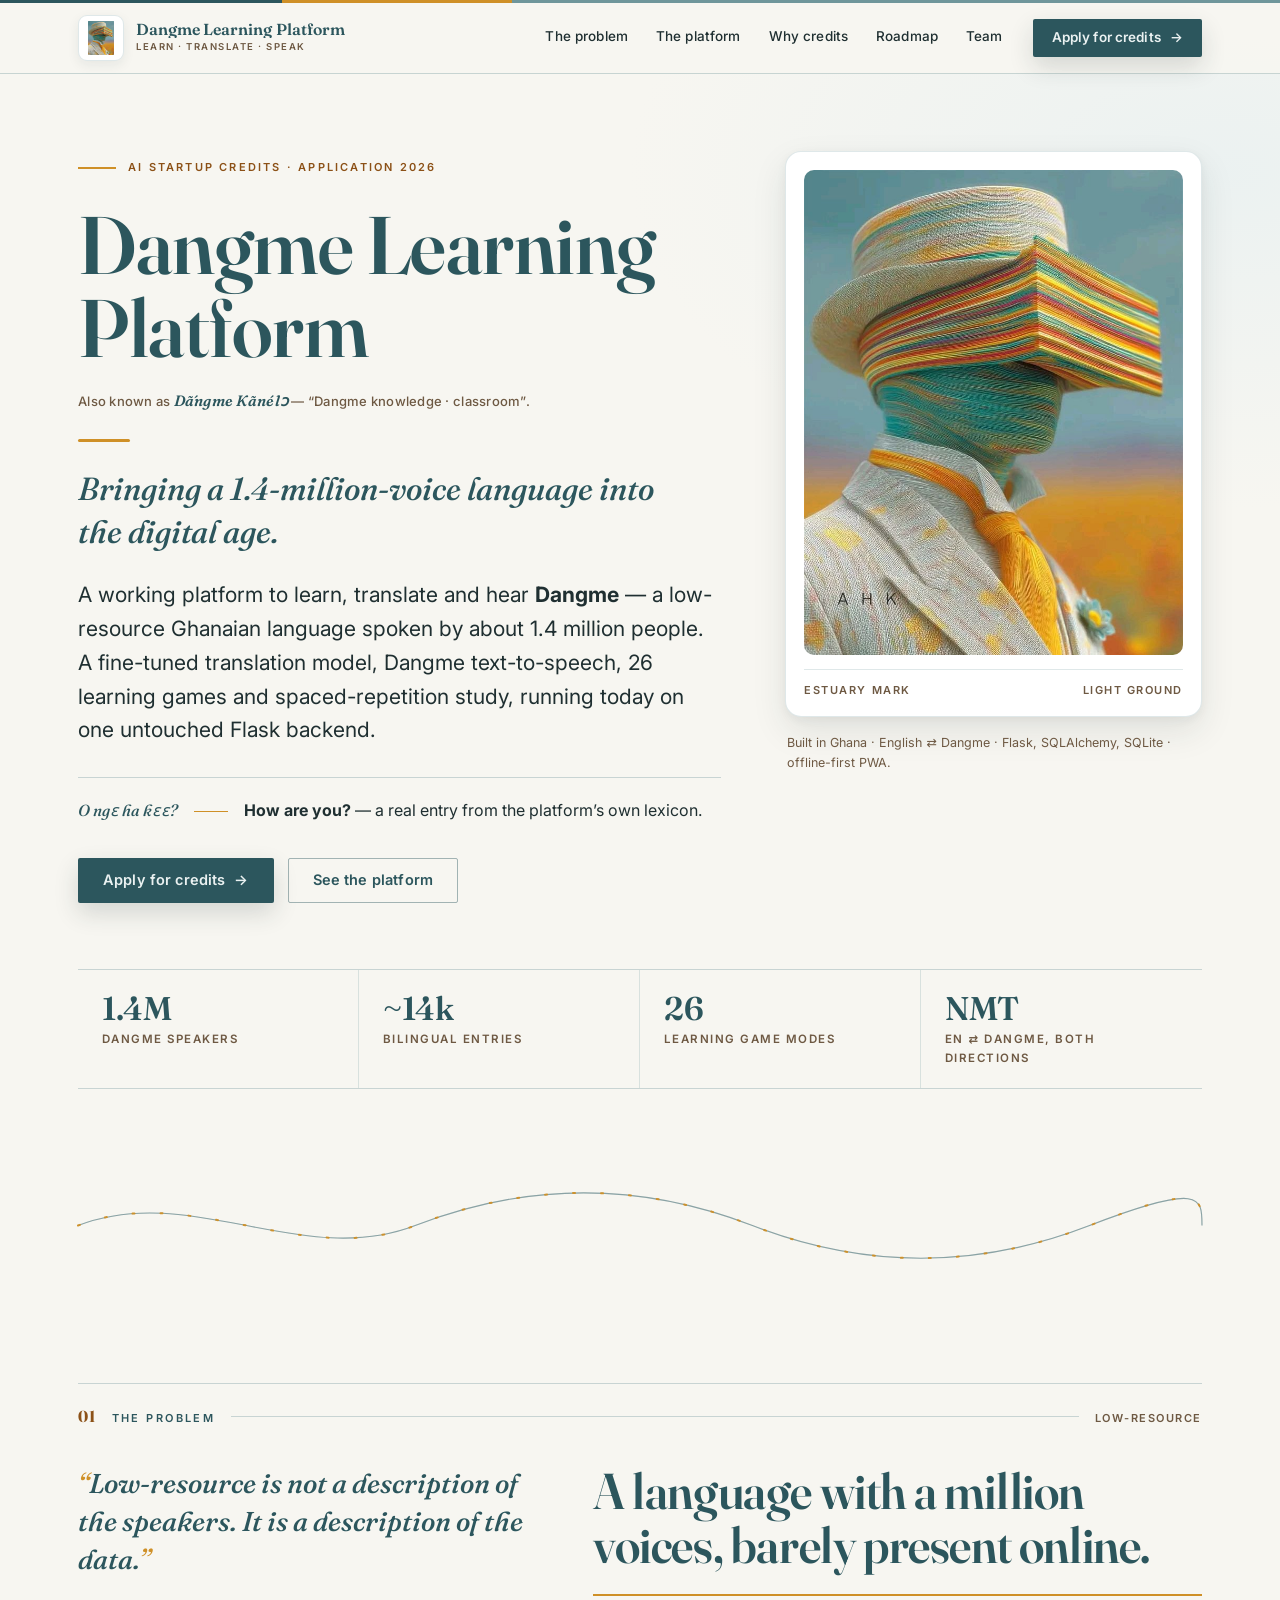
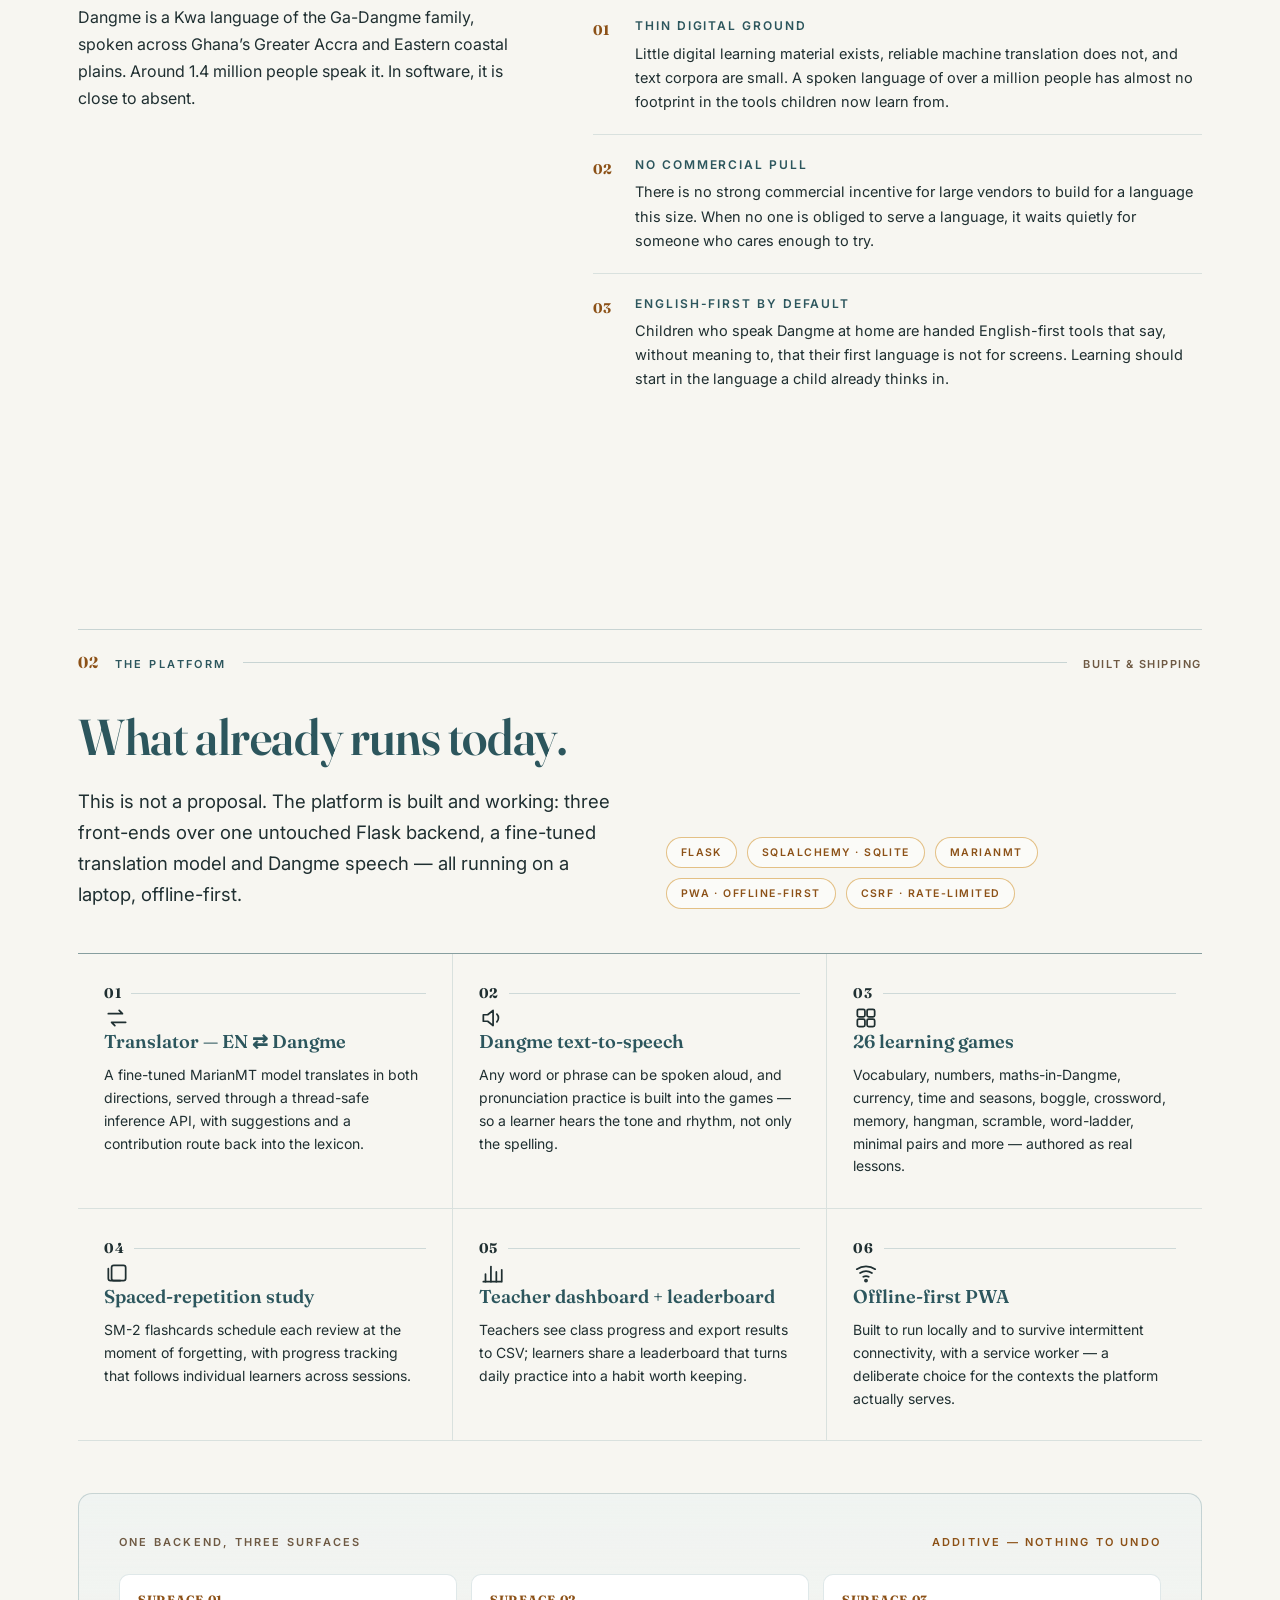
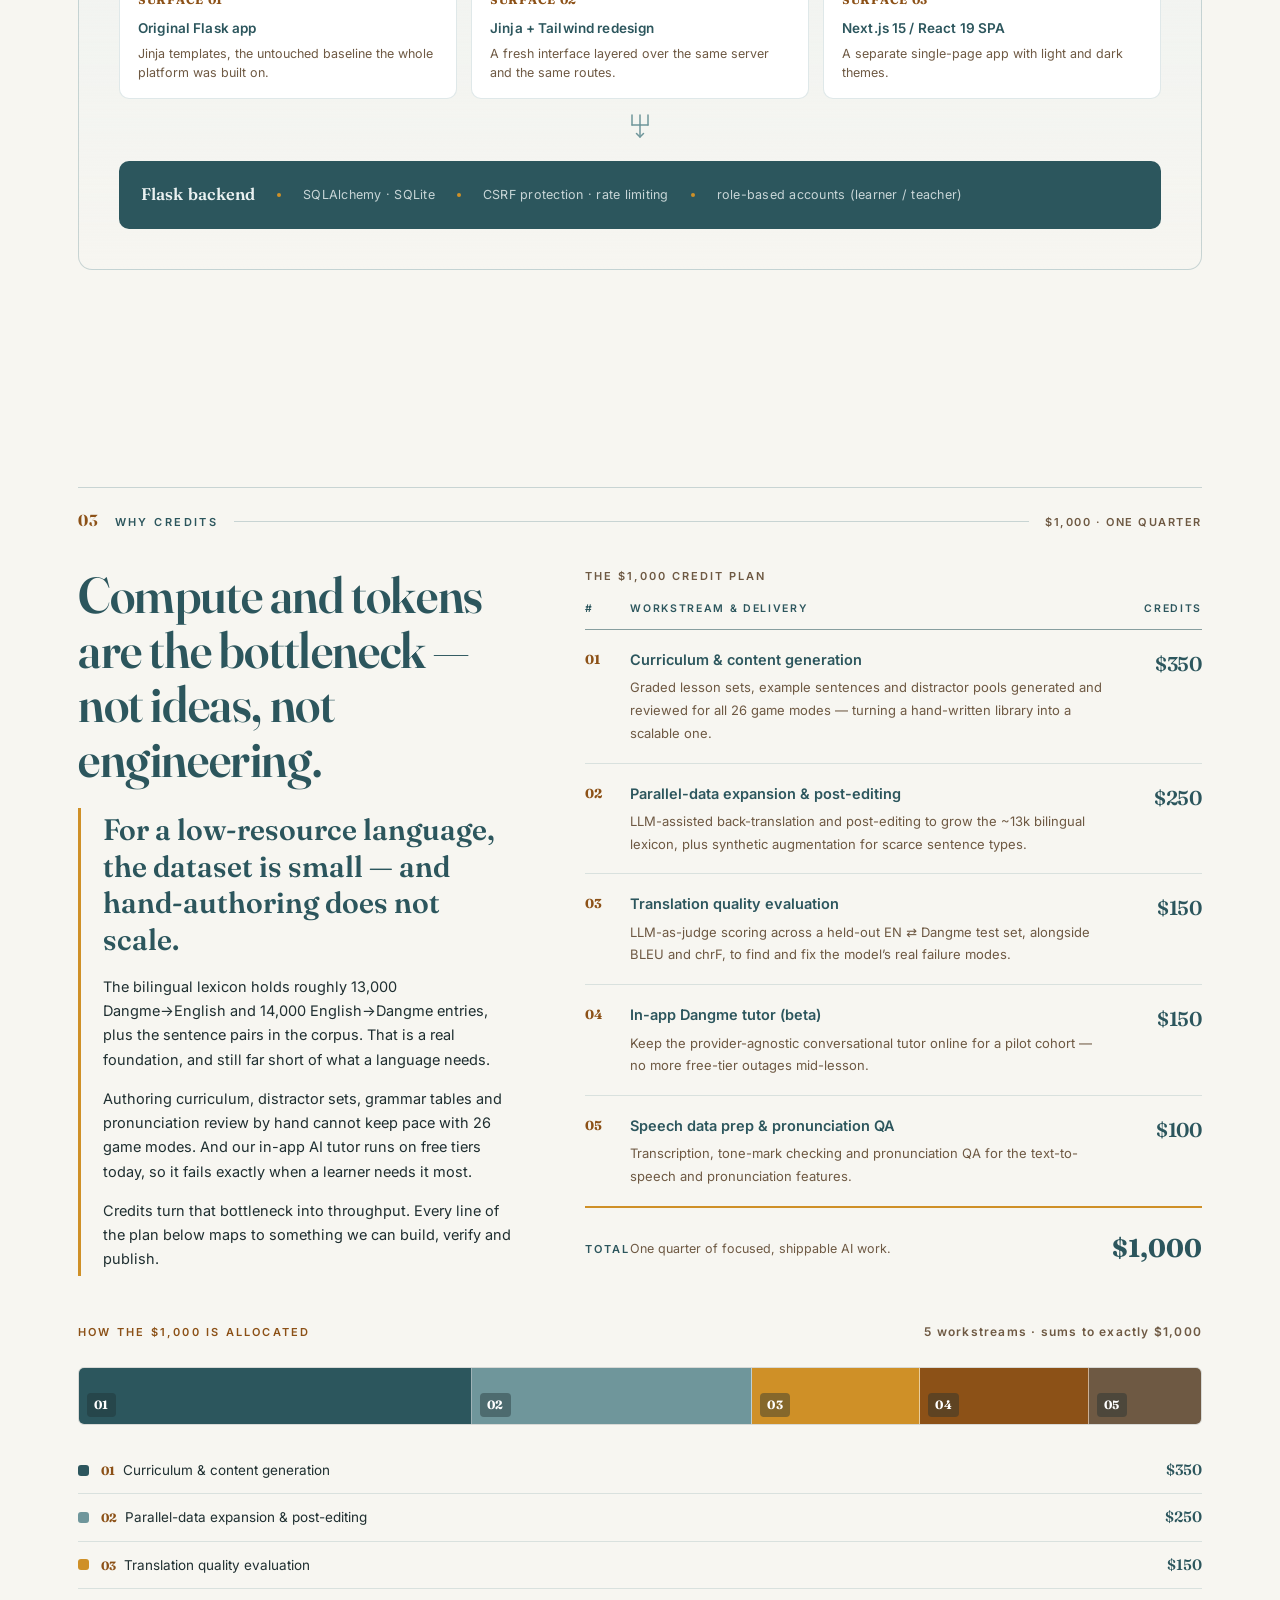
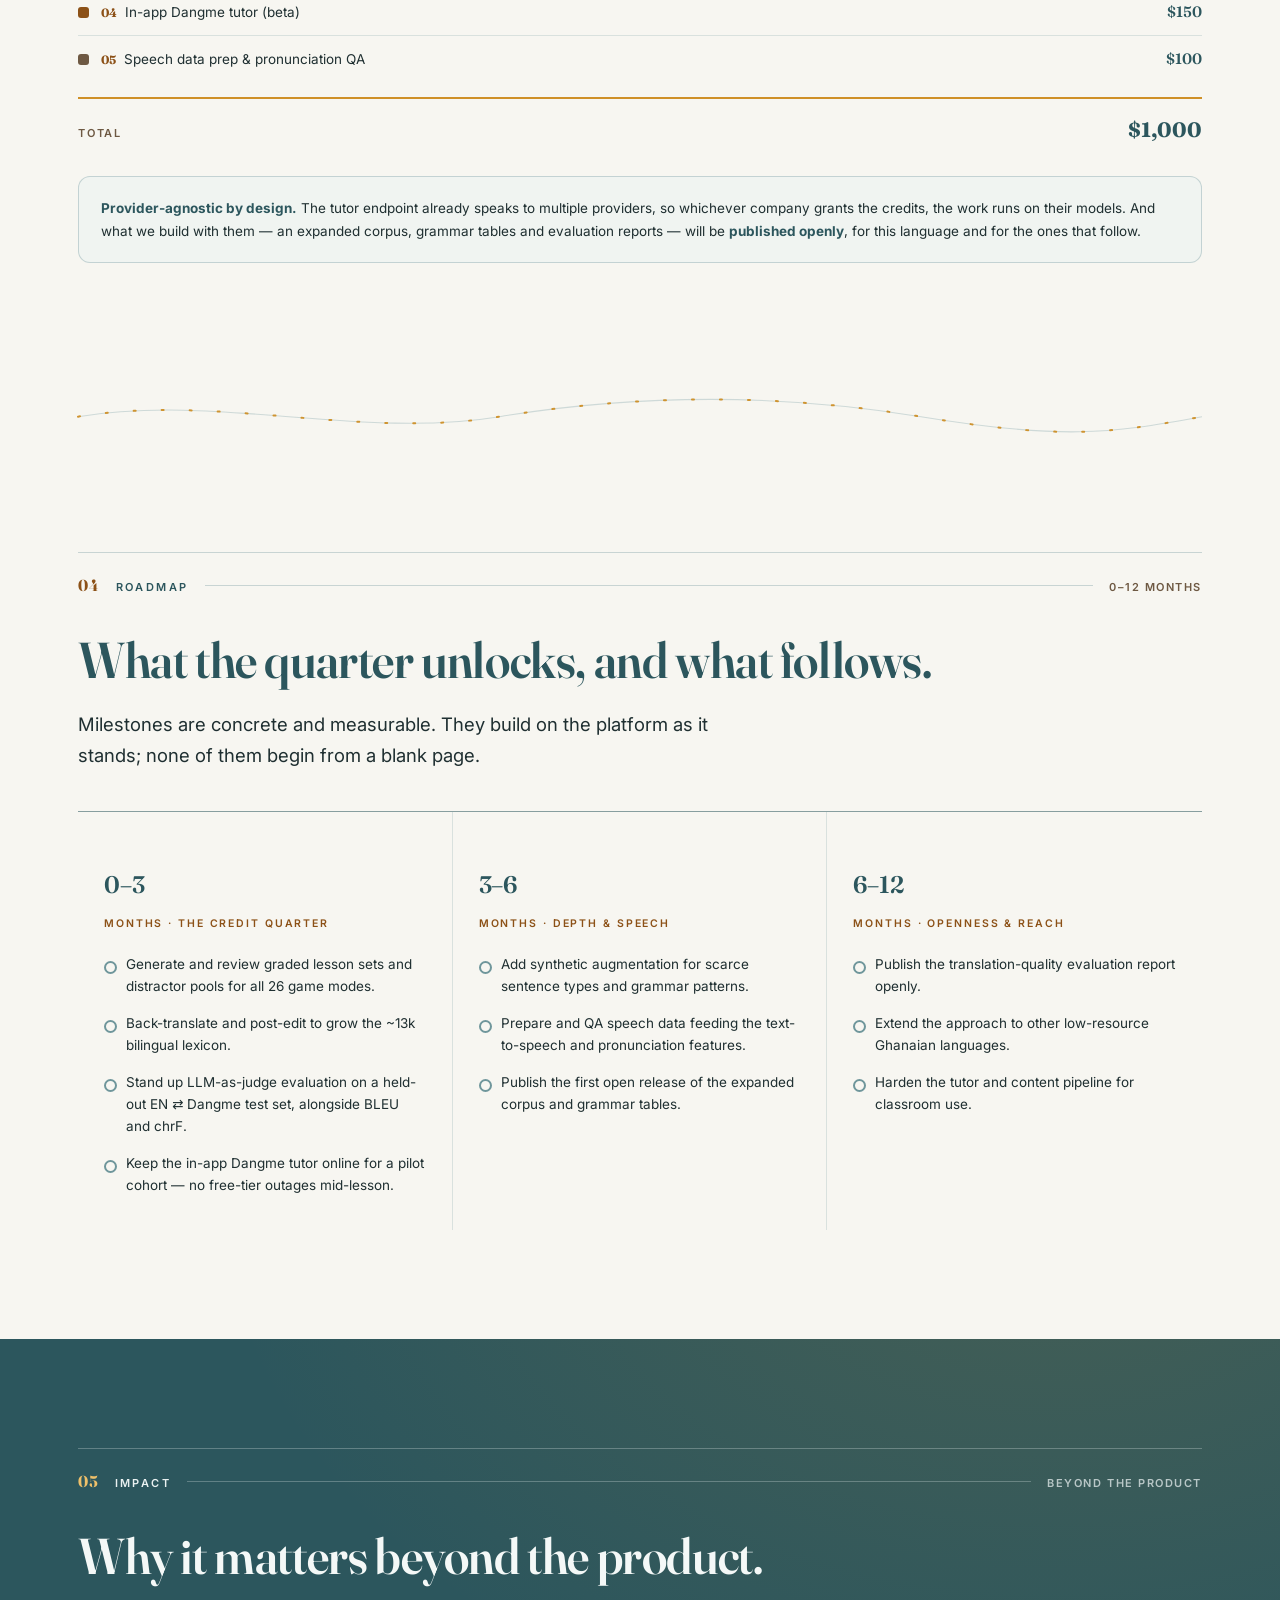
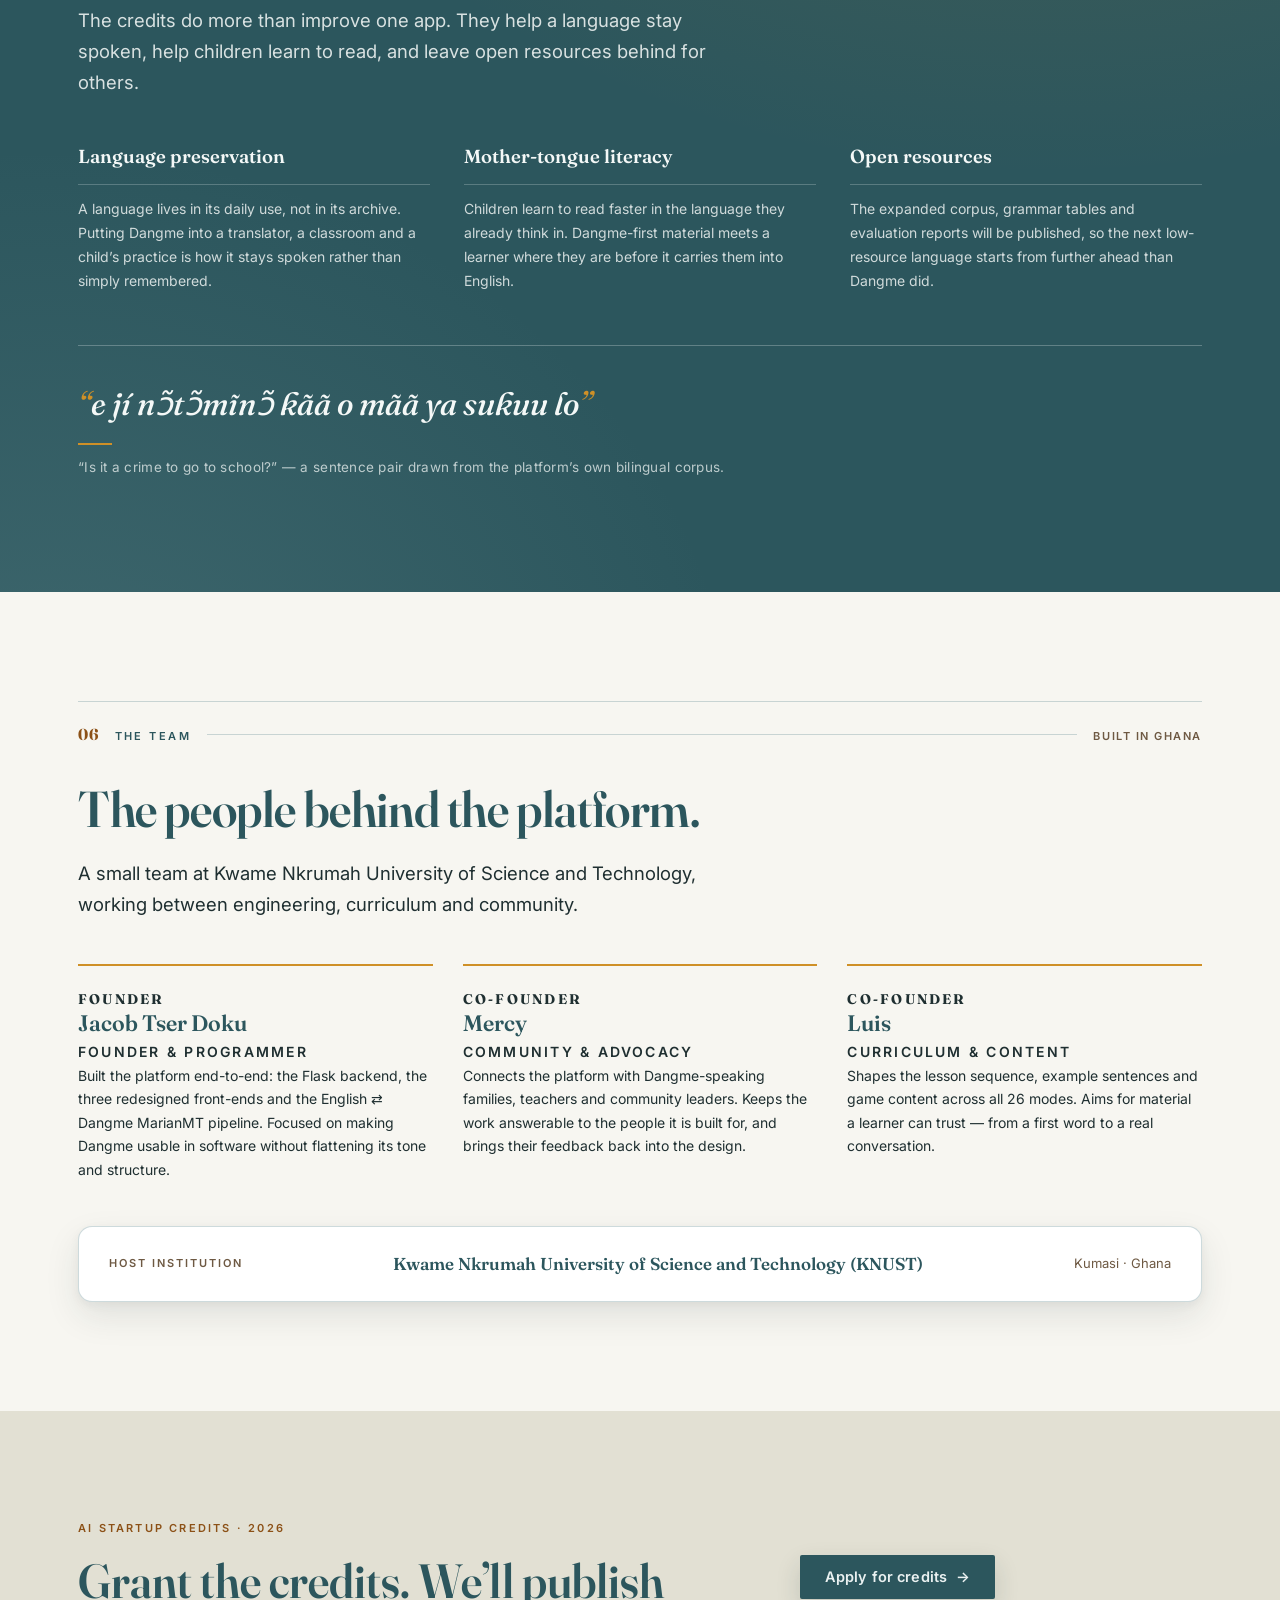
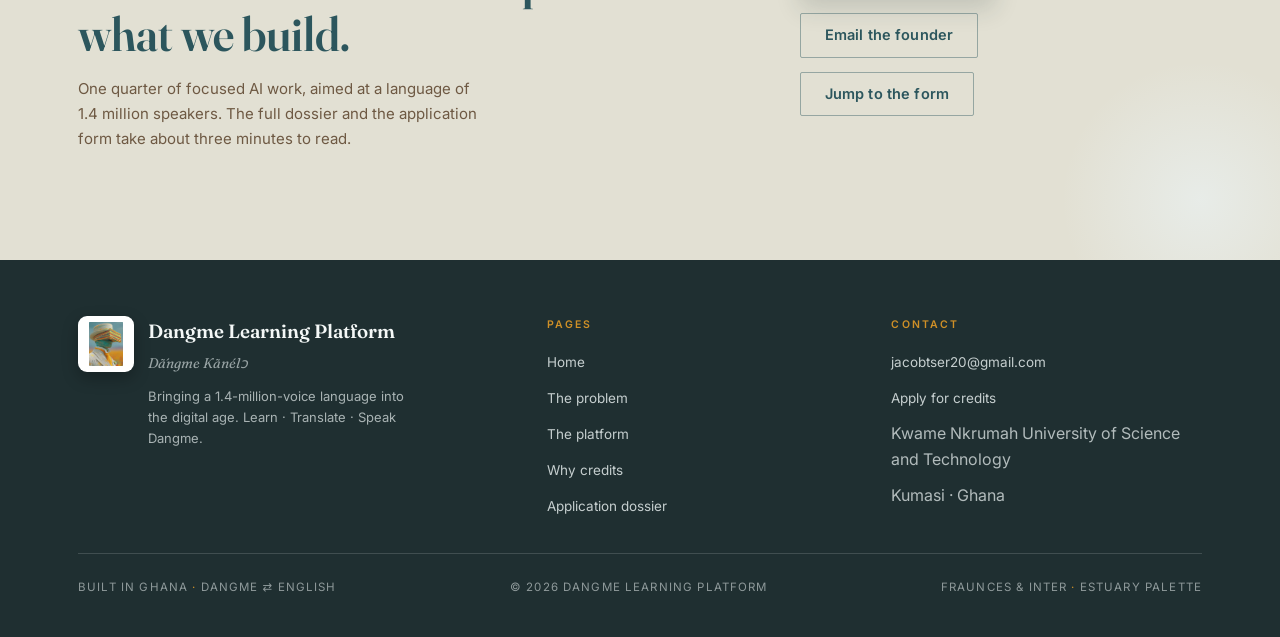
<file: index.html>
<!DOCTYPE html>
<html lang="en">
<head>
<meta charset="UTF-8">
<meta name="viewport" content="width=device-width, initial-scale=1.0">
<title>Dangme Learning Platform — AI Startup Credits Application</title>
<meta name="description" content="Dangme Learning Platform: a working translator, text-to-speech and 26-game learning platform for Dangme, a low-resource Ghanaian language of ~1.4 million speakers. Applying for ~$1,000 in AI startup credits.">
<meta name="author" content="Dangme Learning Platform">
<meta name="theme-color" content="#2C565D">
<link rel="canonical" href="https://jacobtser.github.io/learningplatform/">
<meta property="og:type" content="website">
<meta property="og:site_name" content="Dangme Learning Platform">
<meta property="og:title" content="Dangme Learning Platform — AI Startup Credits Application">
<meta property="og:description" content="A working Dangme translator, text-to-speech and 26 learning games with ~14k bilingual entries. Applying for ~$1,000 in AI credits to scale curriculum, corpus and evaluation.">
<meta property="og:url" content="https://jacobtser.github.io/learningplatform/">
<meta property="og:image" content="assets/img/logo.jpg">
<meta name="twitter:card" content="summary_large_image">
<meta name="twitter:title" content="Dangme Learning Platform — AI Startup Credits Application">
<meta name="twitter:description" content="A working Dangme translator, text-to-speech and 26 learning games with ~14k bilingual entries. Applying for ~$1,000 in AI credits.">
<meta name="twitter:image" content="assets/img/logo.jpg">
<link rel="icon" href="assets/img/favicon.svg" type="image/svg+xml">
<link rel="apple-touch-icon" href="assets/img/logo.jpg">
<link rel="preconnect" href="https://fonts.googleapis.com">
<link rel="preconnect" href="https://fonts.gstatic.com" crossorigin>
<link href="https://fonts.googleapis.com/css2?family=Fraunces:ital,opsz,wght@0,9..144,500;0,9..144,600;0,9..144,700;1,9..144,500;1,9..144,600&family=Inter:wght@400;500;600;700&display=swap" rel="stylesheet">
<link rel="stylesheet" href="assets/css/main.css">
<script>document.documentElement.className += " js";</script>
</head>
<body>

<a class="skip-link" href="#main">Skip to content</a>

<!-- shared SVG gradient for the estuary motif -->
<svg width="0" height="0" aria-hidden="true" focusable="false" style="position:absolute">
  <defs>
    <linearGradient id="estuaryGrad" x1="0" y1="0" x2="1" y2="0">
      <stop offset="0" stop-color="#6F969B"/>
      <stop offset="0.5" stop-color="#2C565D"/>
      <stop offset="1" stop-color="#6F969B"/>
    </linearGradient>
  </defs>
</svg>

<!-- ============================ MASTHEAD ============================ -->
<header class="masthead">
  <div class="wrap masthead__inner">
    <a class="brand" href="index.html" aria-label="Dangme Learning Platform — home">
      <span class="brand__chip"><img src="assets/img/logo.jpg" alt="Dangme Learning Platform logo" width="34" height="34"></span>
      <span class="brand__text">
        <span class="brand__name">Dangme Learning Platform</span>
        <span class="brand__sub">Learn · Translate · Speak</span>
      </span>
    </a>

    <button class="nav-toggle" type="button" aria-expanded="false" aria-controls="primary-nav" aria-label="Toggle navigation menu">
      <span></span>
    </button>

    <nav class="nav" id="primary-nav" aria-label="Primary">
      <ul class="nav__list">
        <li><a class="nav__link" href="#problem">The problem</a></li>
        <li><a class="nav__link" href="#platform">The platform</a></li>
        <li><a class="nav__link" href="#credits">Why credits</a></li>
        <li><a class="nav__link" href="#roadmap">Roadmap</a></li>
        <li><a class="nav__link" href="#team">Team</a></li>
        <li class="nav__cta"><a class="btn btn--primary btn--small" href="apply.html">Apply for credits <span class="btn__arrow" aria-hidden="true">&rarr;</span></a></li>
      </ul>
    </nav>
  </div>
</header>

<main id="main">

  <!-- ============================== HERO ============================== -->
  <section class="hero" aria-labelledby="hero-title">
    <div class="wrap">
      <div class="hero__grid">
        <div class="hero__lead">
          <p class="eyebrow eyebrow--gold hero__eyebrow">AI Startup Credits · Application 2026</p>

          <h1 class="display hero__title" id="hero-title">Dangme Learning Platform</h1>

          <p class="hero__alias">Also known as <b lang="ada">Dã́ngme Kãnélɔ</b> — “Dangme knowledge · classroom”.</p>

          <span class="gold-rule" aria-hidden="true"></span>

          <p class="hero__tagline">Bringing a 1.4-million-voice language into the digital age.</p>

          <p class="hero__lede lede">A working platform to learn, translate and hear <strong>Dangme</strong> — a low-resource Ghanaian language spoken by about 1.4 million people. A fine-tuned translation model, Dangme text-to-speech, 26 learning games and spaced-repetition study, running today on one untouched Flask backend.</p>

          <div class="bilingual" aria-label="A Dangme phrase and its English meaning">
            <span class="dangme" lang="ada">O ngɛ ha kɛɛ?</span>
            <span class="bilingual__divider" aria-hidden="true"></span>
            <span class="bilingual__en"><b>How are you?</b> — a real entry from the platform&rsquo;s own lexicon.</span>
          </div>

          <div class="btn-row hero__cta">
            <a class="btn btn--primary" href="apply.html">Apply for credits <span class="btn__arrow" aria-hidden="true">&rarr;</span></a>
            <a class="btn btn--ghost" href="#platform">See the platform</a>
          </div>
        </div>

        <aside class="hero__aside" aria-label="Venture identity">
          <figure class="logo-card">
            <img src="assets/img/logo.jpg" alt="Dangme Learning Platform logo" width="720" height="922">
            <figcaption class="logo-card__caption">
              <span>Estuary mark</span>
              <span>Light ground</span>
            </figcaption>
          </figure>
          <p class="hero__aside-note">Built in Ghana · English&nbsp;⇄&nbsp;Dangme · Flask, SQLAlchemy, SQLite · offline-first PWA.</p>
        </aside>
      </div>

      <!-- at a glance -->
      <dl class="statstrip reveal" aria-label="At a glance">
        <div class="stat">
          <dt class="stat__val">1.4M</dt>
          <dd class="stat__label">Dangme speakers</dd>
        </div>
        <div class="stat">
          <dt class="stat__val">~14k</dt>
          <dd class="stat__label">bilingual entries</dd>
        </div>
        <div class="stat">
          <dt class="stat__val">26</dt>
          <dd class="stat__label">learning game modes</dd>
        </div>
        <div class="stat">
          <dt class="stat__val">NMT</dt>
          <dd class="stat__label">EN ⇄ Dangme, both directions</dd>
        </div>
      </dl>

      <!-- estuary line -->
      <svg class="estuary estuary--hero" viewBox="0 0 1200 90" preserveAspectRatio="none" aria-hidden="true" focusable="false">
        <path class="e-faint" d="M0 52 C 120 18, 240 86, 360 52 S 600 18, 720 52 S 960 86, 1080 52 S 1200 30, 1200 52"></path>
        <path class="e-base"  d="M0 52 C 120 18, 240 86, 360 52 S 600 18, 720 52 S 960 86, 1080 52 S 1200 30, 1200 52"></path>
        <path class="e-flow"  d="M0 52 C 120 18, 240 86, 360 52 S 600 18, 720 52 S 960 86, 1080 52 S 1200 30, 1200 52"></path>
      </svg>
    </div>
  </section>

  <!-- ============================= PROBLEM ============================ -->
  <section class="section grid-guides" id="problem" aria-labelledby="problem-title">
    <div class="wrap">
      <div class="sec-head">
        <span class="sec-num">01</span>
        <span class="sec-label">The problem</span>
        <span class="sec-rule" aria-hidden="true"></span>
        <span class="sec-count">Low-resource</span>
      </div>

      <div class="problem__grid">
        <div class="problem__lede reveal">
          <p class="pullquote">Low-resource is not a description of the speakers. It is a description of the data.</p>
          <p class="body-copy">Dangme is a Kwa language of the Ga-Dangme family, spoken across Ghana&rsquo;s Greater Accra and Eastern coastal plains. Around 1.4 million people speak it. In software, it is close to absent.</p>
        </div>

        <div class="reveal" data-delay="1">
          <h2 class="sec-title" id="problem-title">A language with a million voices, barely present online.</h2>
          <ol class="tenets">
            <li>
              <span class="t-idx">01</span>
              <div>
                <h3>Thin digital ground</h3>
                <p>Little digital learning material exists, reliable machine translation does not, and text corpora are small. A spoken language of over a million people has almost no footprint in the tools children now learn from.</p>
              </div>
            </li>
            <li>
              <span class="t-idx">02</span>
              <div>
                <h3>No commercial pull</h3>
                <p>There is no strong commercial incentive for large vendors to build for a language this size. When no one is obliged to serve a language, it waits quietly for someone who cares enough to try.</p>
              </div>
            </li>
            <li>
              <span class="t-idx">03</span>
              <div>
                <h3>English-first by default</h3>
                <p>Children who speak Dangme at home are handed English-first tools that say, without meaning to, that their first language is not for screens. Learning should start in the language a child already thinks in.</p>
              </div>
            </li>
          </ol>
        </div>
      </div>
    </div>
  </section>

  <!-- ============================= PLATFORM =========================== -->
  <section class="section" id="platform" aria-labelledby="platform-title">
    <div class="wrap">
      <div class="sec-head">
        <span class="sec-num">02</span>
        <span class="sec-label">The platform</span>
        <span class="sec-rule" aria-hidden="true"></span>
        <span class="sec-count">Built &amp; shipping</span>
      </div>

      <div class="platform__head">
        <div class="reveal">
          <h2 class="sec-title" id="platform-title">What already runs today.</h2>
          <p class="sec-intro">This is not a proposal. The platform is built and working: three front-ends over one untouched Flask backend, a fine-tuned translation model and Dangme speech — all running on a laptop, offline-first.</p>
        </div>
        <div class="reveal" data-delay="1">
          <div class="tag-row">
            <span class="tag">Flask</span>
            <span class="tag">SQLAlchemy · SQLite</span>
            <span class="tag">MarianMT</span>
            <span class="tag">PWA · offline-first</span>
            <span class="tag">CSRF · rate-limited</span>
          </div>
        </div>
      </div>

      <div class="cards reveal">
        <article class="card">
          <p class="card__idx">01</p>
          <p class="card__icon" aria-hidden="true">
            <svg viewBox="0 0 24 24" fill="none" stroke="currentColor" stroke-width="1.6" stroke-linecap="round" stroke-linejoin="round"><path d="M4 8h13l-3-3"/><path d="M20 16H7l3 3"/></svg>
          </p>
          <h3>Translator — EN ⇄ Dangme</h3>
          <p>A fine-tuned MarianMT model translates in both directions, served through a thread-safe inference API, with suggestions and a contribution route back into the lexicon.</p>
        </article>

        <article class="card">
          <p class="card__idx">02</p>
          <p class="card__icon" aria-hidden="true">
            <svg viewBox="0 0 24 24" fill="none" stroke="currentColor" stroke-width="1.6" stroke-linecap="round" stroke-linejoin="round"><path d="M4 9v6h4l5 4V5L8 9H4z"/><path d="M16.5 8.5a5 5 0 010 7"/></svg>
          </p>
          <h3>Dangme text-to-speech</h3>
          <p>Any word or phrase can be spoken aloud, and pronunciation practice is built into the games — so a learner hears the tone and rhythm, not only the spelling.</p>
        </article>

        <article class="card">
          <p class="card__idx">03</p>
          <p class="card__icon" aria-hidden="true">
            <svg viewBox="0 0 24 24" fill="none" stroke="currentColor" stroke-width="1.6" stroke-linecap="round" stroke-linejoin="round"><rect x="4" y="4" width="7" height="7" rx="1.5"/><rect x="13" y="4" width="7" height="7" rx="1.5"/><rect x="4" y="13" width="7" height="7" rx="1.5"/><rect x="13" y="13" width="7" height="7" rx="1.5"/></svg>
          </p>
          <h3>26 learning games</h3>
          <p>Vocabulary, numbers, maths-in-Dangme, currency, time and seasons, boggle, crossword, memory, hangman, scramble, word-ladder, minimal pairs and more — authored as real lessons.</p>
        </article>

        <article class="card">
          <p class="card__idx">04</p>
          <p class="card__icon" aria-hidden="true">
            <svg viewBox="0 0 24 24" fill="none" stroke="currentColor" stroke-width="1.6" stroke-linecap="round" stroke-linejoin="round"><rect x="7" y="5" width="13" height="14" rx="2"/><path d="M4 8v9a2 2 0 002 2h9"/></svg>
          </p>
          <h3>Spaced-repetition study</h3>
          <p>SM-2 flashcards schedule each review at the moment of forgetting, with progress tracking that follows individual learners across sessions.</p>
        </article>

        <article class="card">
          <p class="card__idx">05</p>
          <p class="card__icon" aria-hidden="true">
            <svg viewBox="0 0 24 24" fill="none" stroke="currentColor" stroke-width="1.6" stroke-linecap="round" stroke-linejoin="round"><path d="M4 20h16"/><path d="M6 20v-7"/><path d="M11 20V6"/><path d="M16 20v-9"/><path d="M21 20V9"/></svg>
          </p>
          <h3>Teacher dashboard + leaderboard</h3>
          <p>Teachers see class progress and export results to CSV; learners share a leaderboard that turns daily practice into a habit worth keeping.</p>
        </article>

        <article class="card">
          <p class="card__idx">06</p>
          <p class="card__icon" aria-hidden="true">
            <svg viewBox="0 0 24 24" fill="none" stroke="currentColor" stroke-width="1.6" stroke-linecap="round" stroke-linejoin="round"><path d="M3.5 8.5a15 15 0 0117 0"/><path d="M6.5 12a10 10 0 0111 0"/><path d="M9.5 15.5a5 5 0 015 0"/><circle cx="12" cy="19" r="1"/></svg>
          </p>
          <h3>Offline-first PWA</h3>
          <p>Built to run locally and to survive intermittent connectivity, with a service worker — a deliberate choice for the contexts the platform actually serves.</p>
        </article>
      </div>

      <!-- 3 front-ends over 1 backend -->
      <div class="stack-diagram reveal" aria-label="Three front-ends over one backend">
        <div class="stack-diagram__label">
          <span class="eyebrow">One backend, three surfaces</span>
          <span class="eyebrow eyebrow--gold">Additive — nothing to undo</span>
        </div>
        <div class="stack-grid">
          <div class="stack-tier">
            <p class="tier-num">SURFACE 01</p>
            <h4>Original Flask app</h4>
            <p>Jinja templates, the untouched baseline the whole platform was built on.</p>
          </div>
          <div class="stack-tier">
            <p class="tier-num">SURFACE 02</p>
            <h4>Jinja + Tailwind redesign</h4>
            <p>A fresh interface layered over the same server and the same routes.</p>
          </div>
          <div class="stack-tier">
            <p class="tier-num">SURFACE 03</p>
            <h4>Next.js 15 / React 19 SPA</h4>
            <p>A separate single-page app with light and dark themes.</p>
          </div>
        </div>
        <div class="stack-join" aria-hidden="true">
          <svg viewBox="0 0 24 34" fill="none" stroke="currentColor" stroke-width="1.5" stroke-linecap="round" stroke-linejoin="round">
            <path d="M4 2v10M12 2v10M20 2v10"/>
            <path d="M4 12h16"/><path d="M12 12v12"/><path d="M8.5 20.5L12 24l3.5-3.5"/>
          </svg>
        </div>
        <div class="stack-core">
          <strong>Flask backend</strong>
          <span class="dot" aria-hidden="true"></span>
          <span>SQLAlchemy · SQLite</span>
          <span class="dot" aria-hidden="true"></span>
          <span>CSRF protection · rate limiting</span>
          <span class="dot" aria-hidden="true"></span>
          <span>role-based accounts (learner / teacher)</span>
        </div>
      </div>
    </div>
  </section>

  <!-- ============================ WHY CREDITS ========================= -->
  <section class="section" id="credits" aria-labelledby="credits-title">
    <div class="wrap">
      <div class="sec-head">
        <span class="sec-num">03</span>
        <span class="sec-label">Why credits</span>
        <span class="sec-rule" aria-hidden="true"></span>
        <span class="sec-count">$1,000 · one quarter</span>
      </div>

      <div class="why__grid">
        <div class="reveal">
          <h2 class="sec-title" id="credits-title">Compute and tokens are the bottleneck — not ideas, not engineering.</h2>
          <div class="bottleneck">
            <p class="big">For a low-resource language, the dataset is small — and hand-authoring does not scale.</p>
            <p>The bilingual lexicon holds roughly 13,000 Dangme&rarr;English and 14,000 English&rarr;Dangme entries, plus the sentence pairs in the corpus. That is a real foundation, and still far short of what a language needs.</p>
            <p>Authoring curriculum, distractor sets, grammar tables and pronunciation review by hand cannot keep pace with 26 game modes. And our in-app AI tutor runs on free tiers today, so it fails exactly when a learner needs it most.</p>
            <p>Credits turn that bottleneck into throughput. Every line of the plan below maps to something we can build, verify and publish.</p>
          </div>
        </div>

        <div class="reveal" data-delay="1">
          <table class="budget">
            <caption>The $1,000 credit plan</caption>
            <thead>
              <tr>
                <th class="col-num" scope="col">#</th>
                <th scope="col">Workstream &amp; delivery</th>
                <th class="col-amt" scope="col">Credits</th>
              </tr>
            </thead>
            <tbody>
              <tr>
                <th class="col-num" scope="row"><span class="ws-num">01</span></th>
                <td>
                  <span class="ws-name">Curriculum &amp; content generation</span>
                  <span class="ws-deliv">Graded lesson sets, example sentences and distractor pools generated and reviewed for all 26 game modes — turning a hand-written library into a scalable one.</span>
                </td>
                <td class="col-amt"><span class="amt">$350</span></td>
              </tr>
              <tr>
                <th class="col-num" scope="row"><span class="ws-num">02</span></th>
                <td>
                  <span class="ws-name">Parallel-data expansion &amp; post-editing</span>
                  <span class="ws-deliv">LLM-assisted back-translation and post-editing to grow the ~13k bilingual lexicon, plus synthetic augmentation for scarce sentence types.</span>
                </td>
                <td class="col-amt"><span class="amt">$250</span></td>
              </tr>
              <tr>
                <th class="col-num" scope="row"><span class="ws-num">03</span></th>
                <td>
                  <span class="ws-name">Translation quality evaluation</span>
                  <span class="ws-deliv">LLM-as-judge scoring across a held-out EN ⇄ Dangme test set, alongside BLEU and chrF, to find and fix the model&rsquo;s real failure modes.</span>
                </td>
                <td class="col-amt"><span class="amt">$150</span></td>
              </tr>
              <tr>
                <th class="col-num" scope="row"><span class="ws-num">04</span></th>
                <td>
                  <span class="ws-name">In-app Dangme tutor (beta)</span>
                  <span class="ws-deliv">Keep the provider-agnostic conversational tutor online for a pilot cohort — no more free-tier outages mid-lesson.</span>
                </td>
                <td class="col-amt"><span class="amt">$150</span></td>
              </tr>
              <tr>
                <th class="col-num" scope="row"><span class="ws-num">05</span></th>
                <td>
                  <span class="ws-name">Speech data prep &amp; pronunciation QA</span>
                  <span class="ws-deliv">Transcription, tone-mark checking and pronunciation QA for the text-to-speech and pronunciation features.</span>
                </td>
                <td class="col-amt"><span class="amt">$100</span></td>
              </tr>
            </tbody>
            <tfoot>
              <tr>
                <th class="col-num" scope="row"><span class="total-label">Total</span></th>
                <td><span class="total-note">One quarter of focused, shippable AI work.</span></td>
                <td class="col-amt"><span class="total-amt">$1,000</span></td>
              </tr>
            </tfoot>
          </table>
        </div>
      </div>

      <!-- allocation meter -->
      <figure class="meter reveal" aria-labelledby="meter-title">
        <div class="meter__title">
          <p class="eyebrow" id="meter-title">How the $1,000 is allocated</p>
          <p class="meter__total-mini">5 workstreams · sums to exactly $1,000</p>
        </div>

        <ul class="meter-bar" aria-label="Credit allocation by workstream, totalling $1,000">
          <li class="meter-seg" tabindex="0" style="--w:35%;--c:var(--estuary-deep)" aria-label="01 Curriculum and content generation: $350, 35 percent">
            <span class="meter-seg__num" aria-hidden="true">01</span>
            <span class="meter-seg__pop" aria-hidden="true"><b>Curriculum &amp; content</b><span class="pop-amt">$350</span> — graded lessons &amp; distractor pools for all 26 game modes</span>
          </li>
          <li class="meter-seg" tabindex="0" style="--w:25%;--c:var(--seafoam)" aria-label="02 Parallel-data expansion and post-editing: $250, 25 percent">
            <span class="meter-seg__num" aria-hidden="true">02</span>
            <span class="meter-seg__pop" aria-hidden="true"><b>Parallel-data expansion</b><span class="pop-amt">$250</span> — back-translation &amp; post-editing to grow the ~13k lexicon</span>
          </li>
          <li class="meter-seg" tabindex="0" style="--w:15%;--c:var(--sunset-gold)" aria-label="03 Translation quality evaluation: $150, 15 percent">
            <span class="meter-seg__num" aria-hidden="true">03</span>
            <span class="meter-seg__pop" aria-hidden="true"><b>Translation evaluation</b><span class="pop-amt">$150</span> — LLM-as-judge with BLEU and chrF on a held-out set</span>
          </li>
          <li class="meter-seg" tabindex="0" style="--w:15%;--c:var(--gold-deep)" aria-label="04 In-app Dangme tutor beta: $150, 15 percent">
            <span class="meter-seg__num" aria-hidden="true">04</span>
            <span class="meter-seg__pop" aria-hidden="true"><b>In-app Dangme tutor</b><span class="pop-amt">$150</span> — keep the tutor online for a pilot cohort</span>
          </li>
          <li class="meter-seg" tabindex="0" style="--w:10%;--c:var(--clay)" aria-label="05 Speech data prep and pronunciation QA: $100, 10 percent">
            <span class="meter-seg__num" aria-hidden="true">05</span>
            <span class="meter-seg__pop" aria-hidden="true"><b>Speech data &amp; QA</b><span class="pop-amt">$100</span> — transcription, tone marks &amp; pronunciation QA</span>
          </li>
        </ul>

        <ul class="meter-legend">
          <li style="--c:var(--estuary-deep)"><span class="lg-dot" aria-hidden="true"></span><span class="lg-name"><span class="lg-num">01</span>Curriculum &amp; content generation</span><span class="lg-amt">$350</span></li>
          <li style="--c:var(--seafoam)"><span class="lg-dot" aria-hidden="true"></span><span class="lg-name"><span class="lg-num">02</span>Parallel-data expansion &amp; post-editing</span><span class="lg-amt">$250</span></li>
          <li style="--c:var(--sunset-gold)"><span class="lg-dot" aria-hidden="true"></span><span class="lg-name"><span class="lg-num">03</span>Translation quality evaluation</span><span class="lg-amt">$150</span></li>
          <li style="--c:var(--gold-deep)"><span class="lg-dot" aria-hidden="true"></span><span class="lg-name"><span class="lg-num">04</span>In-app Dangme tutor (beta)</span><span class="lg-amt">$150</span></li>
          <li style="--c:var(--clay)"><span class="lg-dot" aria-hidden="true"></span><span class="lg-name"><span class="lg-num">05</span>Speech data prep &amp; pronunciation QA</span><span class="lg-amt">$100</span></li>
        </ul>

        <figcaption class="meter__foot"><span>Total</span>$1,000</figcaption>
      </figure>

      <p class="note-inline reveal"><b>Provider-agnostic by design.</b> The tutor endpoint already speaks to multiple providers, so whichever company grants the credits, the work runs on their models. And what we build with them — an expanded corpus, grammar tables and evaluation reports — will be <b>published openly</b>, for this language and for the ones that follow.</p>
    </div>
  </section>

  <!-- estuary divider -->
  <div class="divider-strip" aria-hidden="true">
    <div class="wrap">
      <svg class="estuary estuary--divider" viewBox="0 0 1200 40" preserveAspectRatio="none" focusable="false">
        <path class="e-faint" d="M0 22 C 150 6, 300 38, 450 22 S 750 6, 900 22 S 1100 34, 1200 22"></path>
        <path class="e-flow"  d="M0 22 C 150 6, 300 38, 450 22 S 750 6, 900 22 S 1100 34, 1200 22"></path>
      </svg>
    </div>
  </div>

  <!-- ============================= ROADMAP ============================ -->
  <section class="section" id="roadmap" aria-labelledby="roadmap-title">
    <div class="wrap">
      <div class="sec-head">
        <span class="sec-num">04</span>
        <span class="sec-label">Roadmap</span>
        <span class="sec-rule" aria-hidden="true"></span>
        <span class="sec-count">0–12 months</span>
      </div>

      <div class="reveal">
        <h2 class="sec-title" id="roadmap-title">What the quarter unlocks, and what follows.</h2>
        <p class="sec-intro" style="margin-bottom:40px;">Milestones are concrete and measurable. They build on the platform as it stands; none of them begin from a blank page.</p>
      </div>

      <div class="roadmap reveal">
        <article class="milestone">
          <p class="milestone__when">0–3</p>
          <p class="milestone__label">Months · the credit quarter</p>
          <ul>
            <li>Generate and review graded lesson sets and distractor pools for all 26 game modes.</li>
            <li>Back-translate and post-edit to grow the ~13k bilingual lexicon.</li>
            <li>Stand up LLM-as-judge evaluation on a held-out EN ⇄ Dangme test set, alongside BLEU and chrF.</li>
            <li>Keep the in-app Dangme tutor online for a pilot cohort — no free-tier outages mid-lesson.</li>
          </ul>
        </article>

        <article class="milestone">
          <p class="milestone__when">3–6</p>
          <p class="milestone__label">Months · depth &amp; speech</p>
          <ul>
            <li>Add synthetic augmentation for scarce sentence types and grammar patterns.</li>
            <li>Prepare and QA speech data feeding the text-to-speech and pronunciation features.</li>
            <li>Publish the first open release of the expanded corpus and grammar tables.</li>
          </ul>
        </article>

        <article class="milestone">
          <p class="milestone__when">6–12</p>
          <p class="milestone__label">Months · openness &amp; reach</p>
          <ul>
            <li>Publish the translation-quality evaluation report openly.</li>
            <li>Extend the approach to other low-resource Ghanaian languages.</li>
            <li>Harden the tutor and content pipeline for classroom use.</li>
          </ul>
        </article>
      </div>
    </div>
  </section>

  <!-- ============================== IMPACT ============================ -->
  <section class="section band" id="impact" aria-labelledby="impact-title">
    <div class="wrap">
      <div class="sec-head">
        <span class="sec-num">05</span>
        <span class="sec-label">Impact</span>
        <span class="sec-rule" aria-hidden="true"></span>
        <span class="sec-count">Beyond the product</span>
      </div>

      <div class="reveal">
        <h2 class="sec-title" id="impact-title">Why it matters beyond the product.</h2>
        <p class="sec-intro" style="margin-bottom:44px;">The credits do more than improve one app. They help a language stay spoken, help children learn to read, and leave open resources behind for others.</p>
      </div>

      <div class="impact-grid reveal">
        <div class="impact-col">
          <h3>Language preservation</h3>
          <p>A language lives in its daily use, not in its archive. Putting Dangme into a translator, a classroom and a child&rsquo;s practice is how it stays spoken rather than simply remembered.</p>
        </div>
        <div class="impact-col">
          <h3>Mother-tongue literacy</h3>
          <p>Children learn to read faster in the language they already think in. Dangme-first material meets a learner where they are before it carries them into English.</p>
        </div>
        <div class="impact-col">
          <h3>Open resources</h3>
          <p>The expanded corpus, grammar tables and evaluation reports will be published, so the next low-resource language starts from further ahead than Dangme did.</p>
        </div>
      </div>

      <!-- bilingual type moment -->
      <div class="impact-quote reveal">
        <span class="dq" lang="ada">e jí nɔ̃tɔ̃mĩnɔ̃ kãã o mãã ya sukuu lo</span>
        <span class="de">&ldquo;Is it a crime to go to school?&rdquo; — a sentence pair drawn from the platform&rsquo;s own bilingual corpus.</span>
      </div>
    </div>
  </section>

  <!-- =============================== TEAM ============================= -->
  <section class="section" id="team" aria-labelledby="team-title">
    <div class="wrap">
      <div class="sec-head">
        <span class="sec-num">06</span>
        <span class="sec-label">The team</span>
        <span class="sec-rule" aria-hidden="true"></span>
        <span class="sec-count">Built in Ghana</span>
      </div>

      <div class="reveal">
        <h2 class="sec-title" id="team-title">The people behind the platform.</h2>
        <p class="sec-intro" style="margin-bottom:44px;">A small team at Kwame Nkrumah University of Science and Technology, working between engineering, curriculum and community.</p>
      </div>

      <div class="team-grid reveal">
        <article class="person">
          <p class="person__initials">Founder</p>
          <h3 class="person__name">Jacob Tser Doku</h3>
          <p class="person__role">Founder &amp; Programmer</p>
          <p>Built the platform end-to-end: the Flask backend, the three redesigned front-ends and the English ⇄ Dangme MarianMT pipeline. Focused on making Dangme usable in software without flattening its tone and structure.</p>
        </article>

        <article class="person">
          <p class="person__initials">Co-founder</p>
          <h3 class="person__name">Mercy</h3>
          <p class="person__role">Community &amp; Advocacy</p>
          <p>Connects the platform with Dangme-speaking families, teachers and community leaders. Keeps the work answerable to the people it is built for, and brings their feedback back into the design.</p>
        </article>

        <article class="person">
          <p class="person__initials">Co-founder</p>
          <h3 class="person__name">Luis</h3>
          <p class="person__role">Curriculum &amp; Content</p>
          <p>Shapes the lesson sequence, example sentences and game content across all 26 modes. Aims for material a learner can trust — from a first word to a real conversation.</p>
        </article>
      </div>

      <div class="host reveal">
        <span class="host__label">Host institution</span>
        <span class="host__name">Kwame Nkrumah University of Science and Technology (KNUST)</span>
        <span class="host__city">Kumasi · Ghana</span>
      </div>
    </div>
  </section>

  <!-- ============================ FINAL CTA =========================== -->
  <section class="section cta-band" aria-labelledby="cta-title">
    <div class="wrap">
      <div class="cta-band__inner">
        <div class="reveal">
          <p class="eyebrow eyebrow--gold" style="margin-bottom:18px;">AI Startup Credits · 2026</p>
          <h2 class="cta-band__title" id="cta-title">Grant the credits. We&rsquo;ll publish what we build.</h2>
          <p class="cta-band__sub">One quarter of focused AI work, aimed at a language of 1.4 million speakers. The full dossier and the application form take about three minutes to read.</p>
        </div>
        <div class="cta-band__actions reveal" data-delay="1">
          <a class="btn btn--primary" href="apply.html">Apply for credits <span class="btn__arrow" aria-hidden="true">&rarr;</span></a>
          <a class="btn btn--ghost" href="mailto:jacobtser20@gmail.com?subject=AI%20Startup%20Credits%20%E2%80%94%20Dangme%20Learning%20Platform">Email the founder</a>
          <a class="btn btn--ghost" href="apply.html#apply">Jump to the form</a>
        </div>
      </div>
    </div>
  </section>

</main>

<!-- ============================== FOOTER ============================= -->
<footer class="footer">
  <div class="wrap">
    <div class="footer__grid">
      <div class="footer__brand">
        <span class="footer__chip"><img src="assets/img/logo.jpg" alt="" width="44" height="44"></span>
        <div>
          <p class="footer__name">Dangme Learning Platform</p>
          <p class="footer__alias" lang="ada">Dã́ngme Kãnélɔ</p>
          <p class="footer__tag">Bringing a 1.4-million-voice language into the digital age. Learn · Translate · Speak Dangme.</p>
        </div>
      </div>

      <div>
        <h2>Pages</h2>
        <ul>
          <li><a href="index.html">Home</a></li>
          <li><a href="index.html#problem">The problem</a></li>
          <li><a href="index.html#platform">The platform</a></li>
          <li><a href="index.html#credits">Why credits</a></li>
          <li><a href="apply.html">Application dossier</a></li>
        </ul>
      </div>

      <div>
        <h2>Contact</h2>
        <ul>
          <li><a href="mailto:jacobtser20@gmail.com">jacobtser20@gmail.com</a></li>
          <li><a href="apply.html#apply">Apply for credits</a></li>
          <li>Kwame Nkrumah University of Science and Technology</li>
          <li>Kumasi · Ghana</li>
        </ul>
      </div>
    </div>

    <div class="footer__bottom">
      <span>Built in Ghana <span class="sep" aria-hidden="true">·</span> Dangme ⇄ English</span>
      <span>&copy; <span data-year>2026</span> Dangme Learning Platform</span>
      <span>Fraunces &amp; Inter <span class="sep" aria-hidden="true">·</span> Estuary palette</span>
    </div>
  </div>
</footer>

<script src="assets/js/main.js" defer></script>
</body>
</html>
</file>
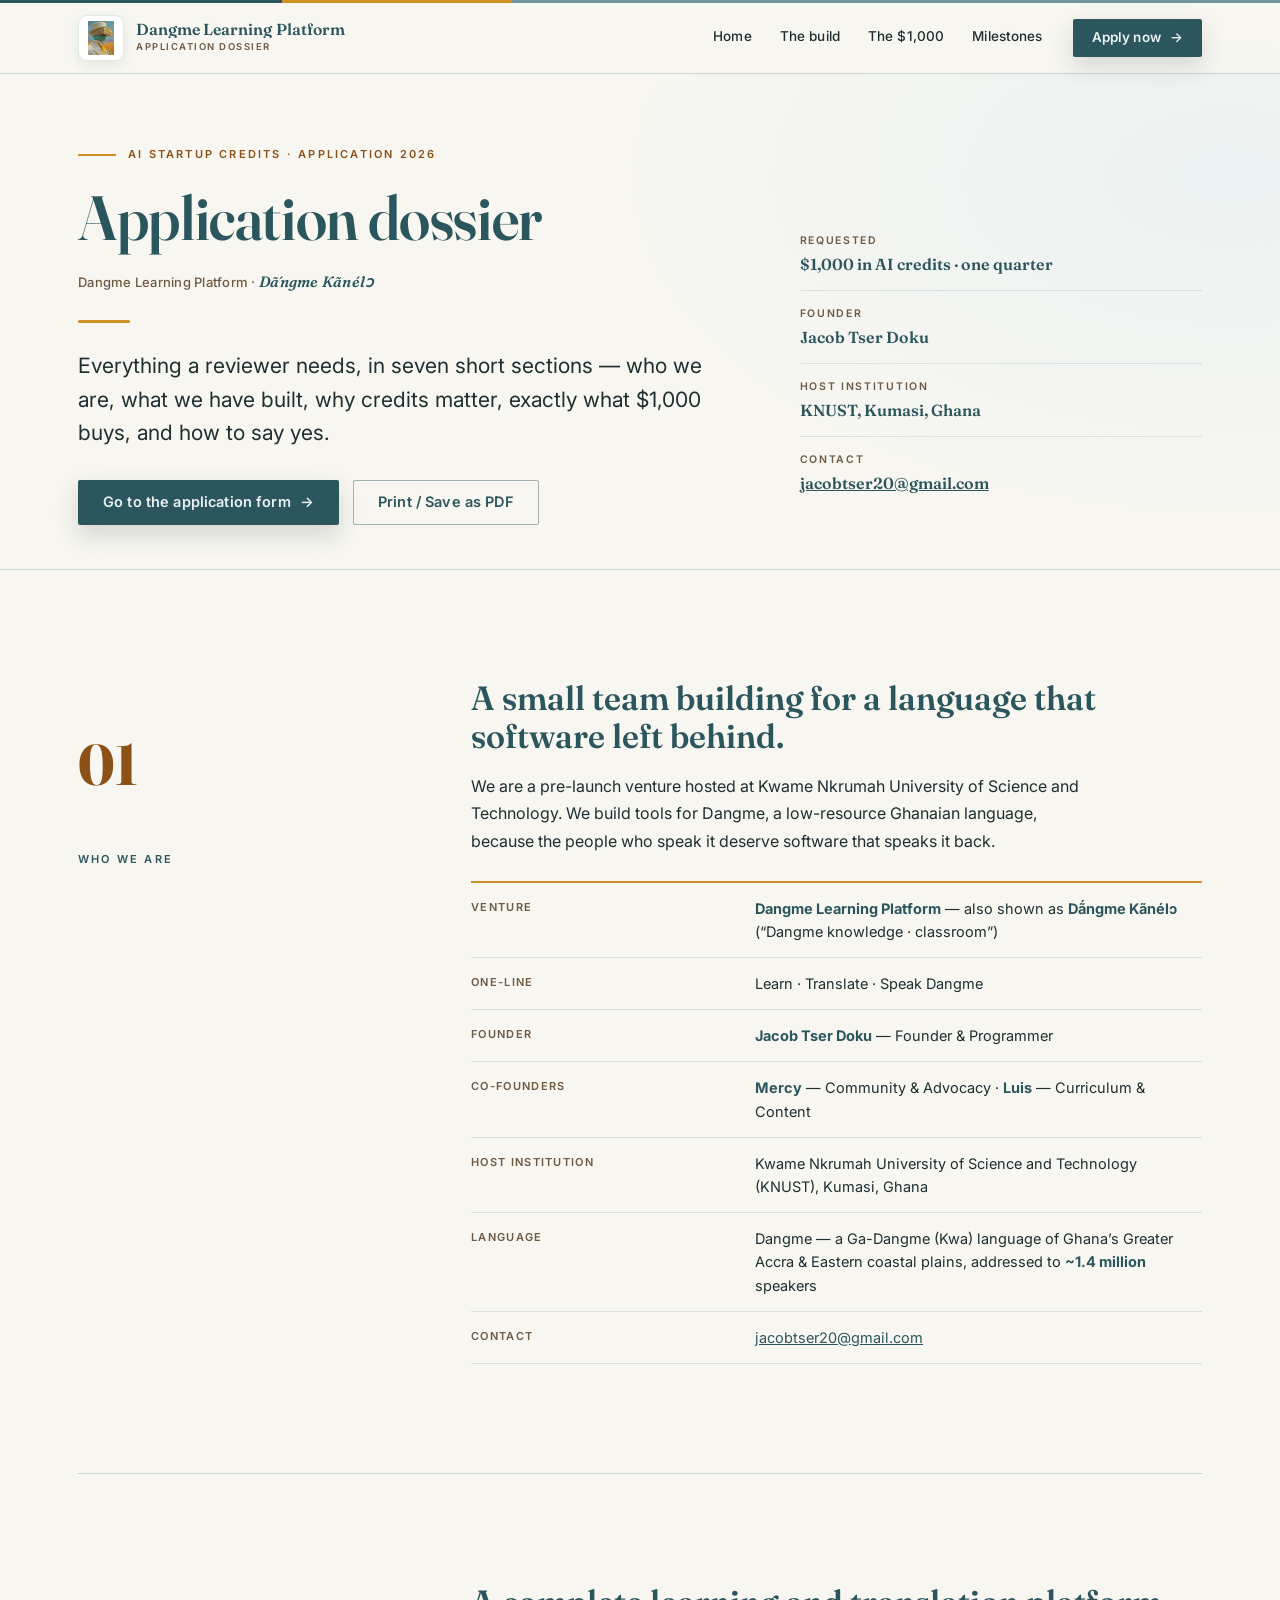
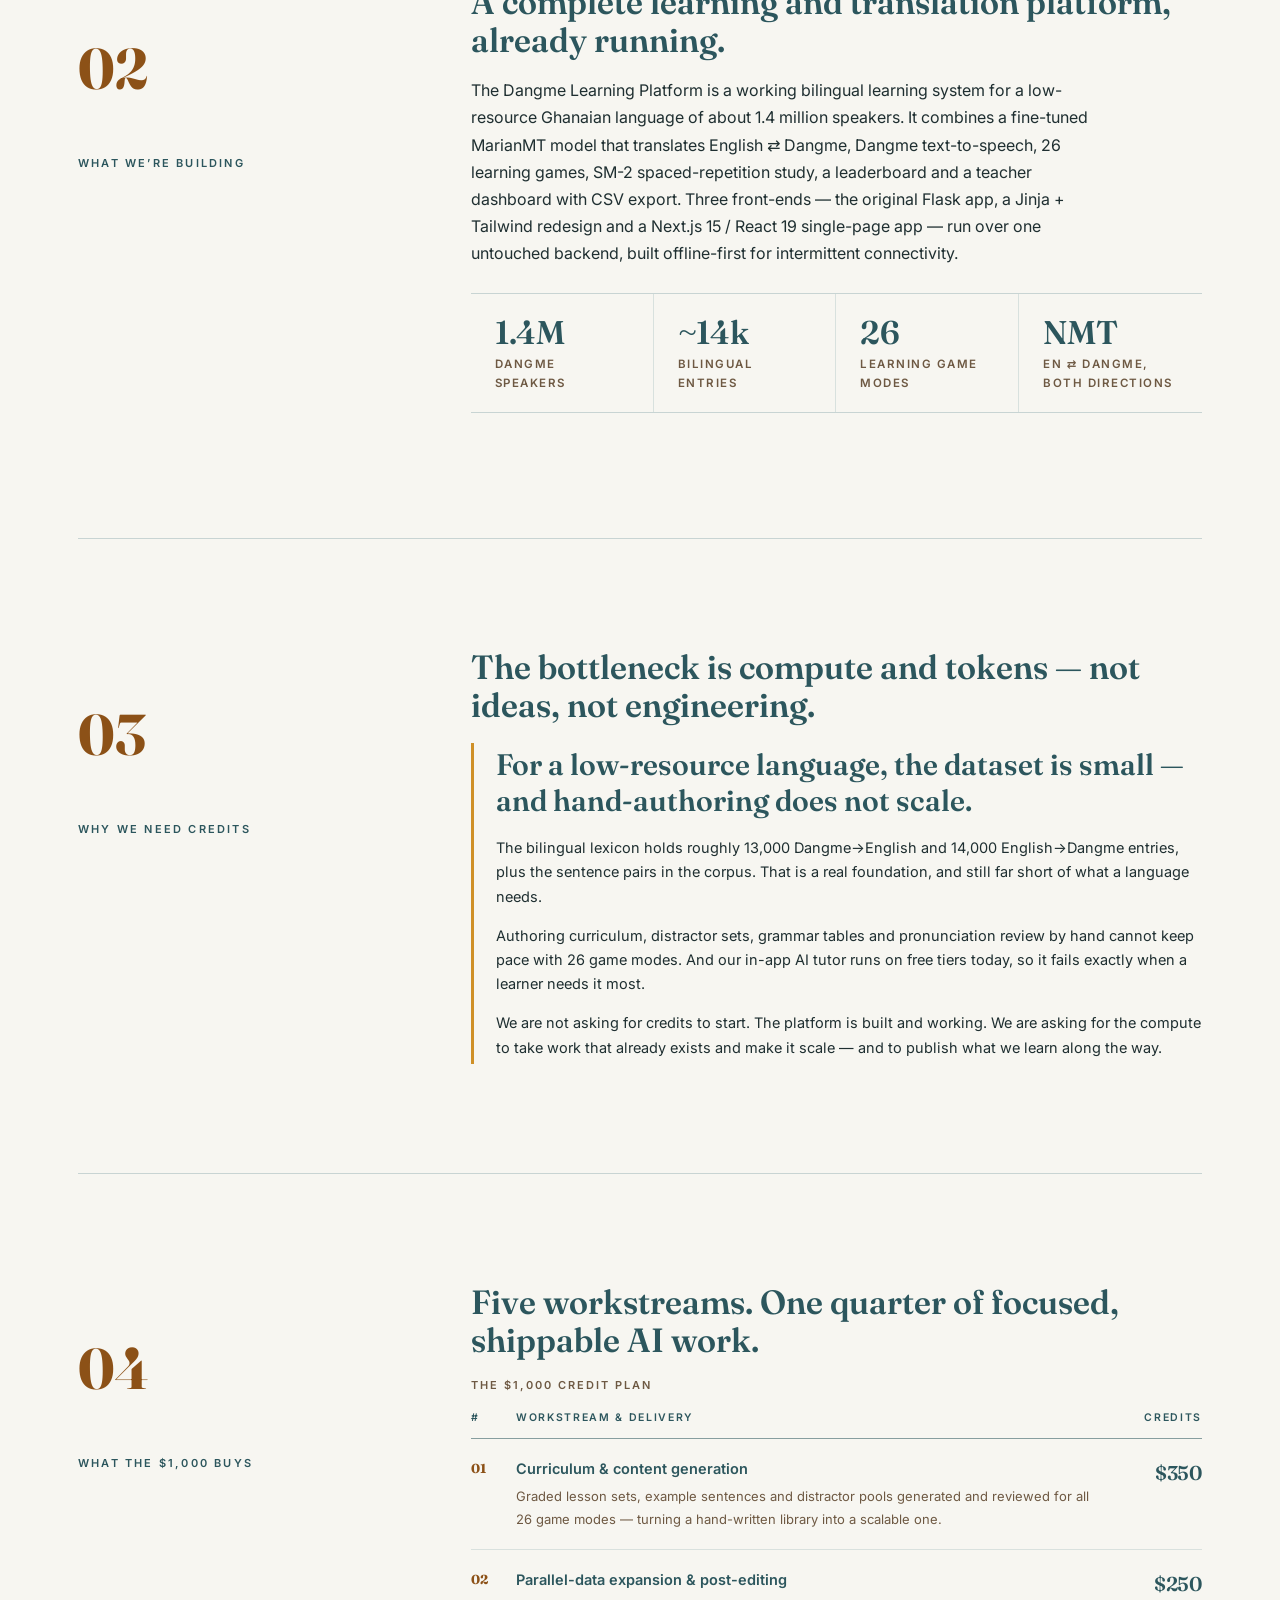
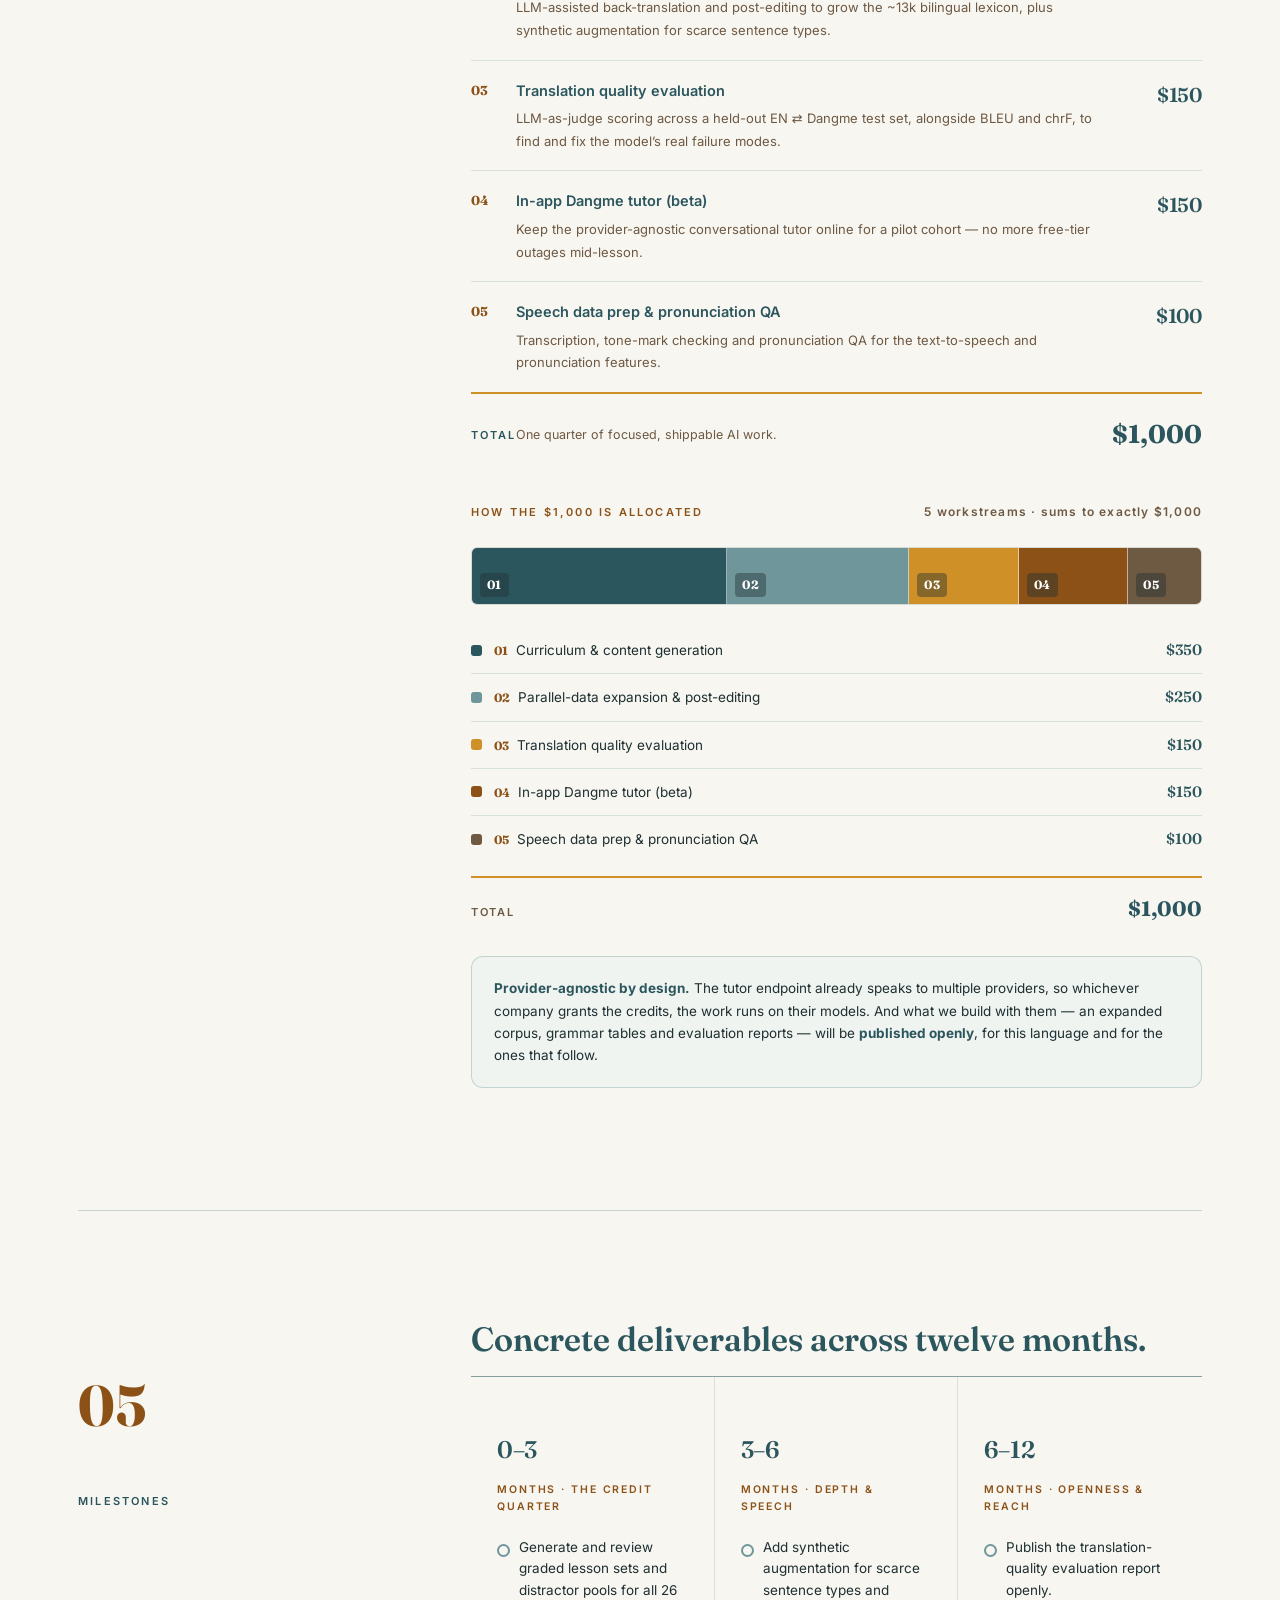
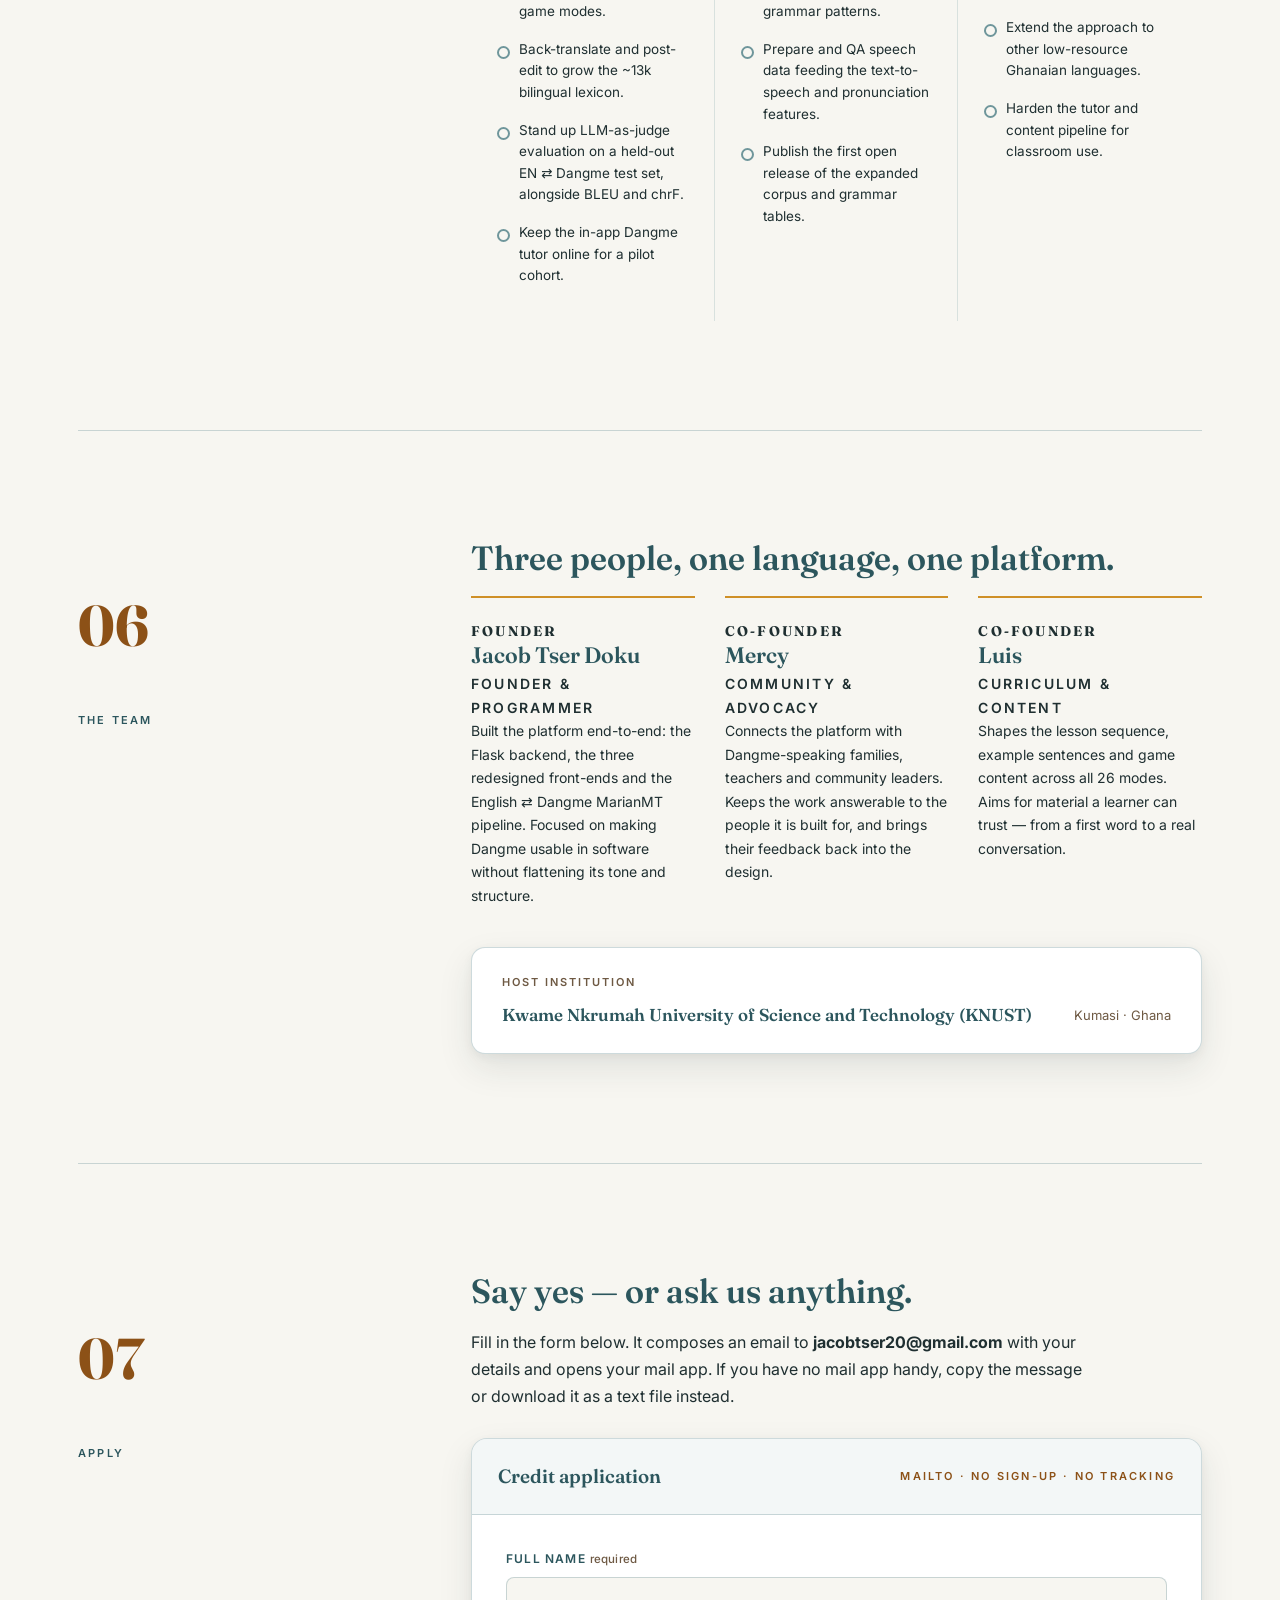
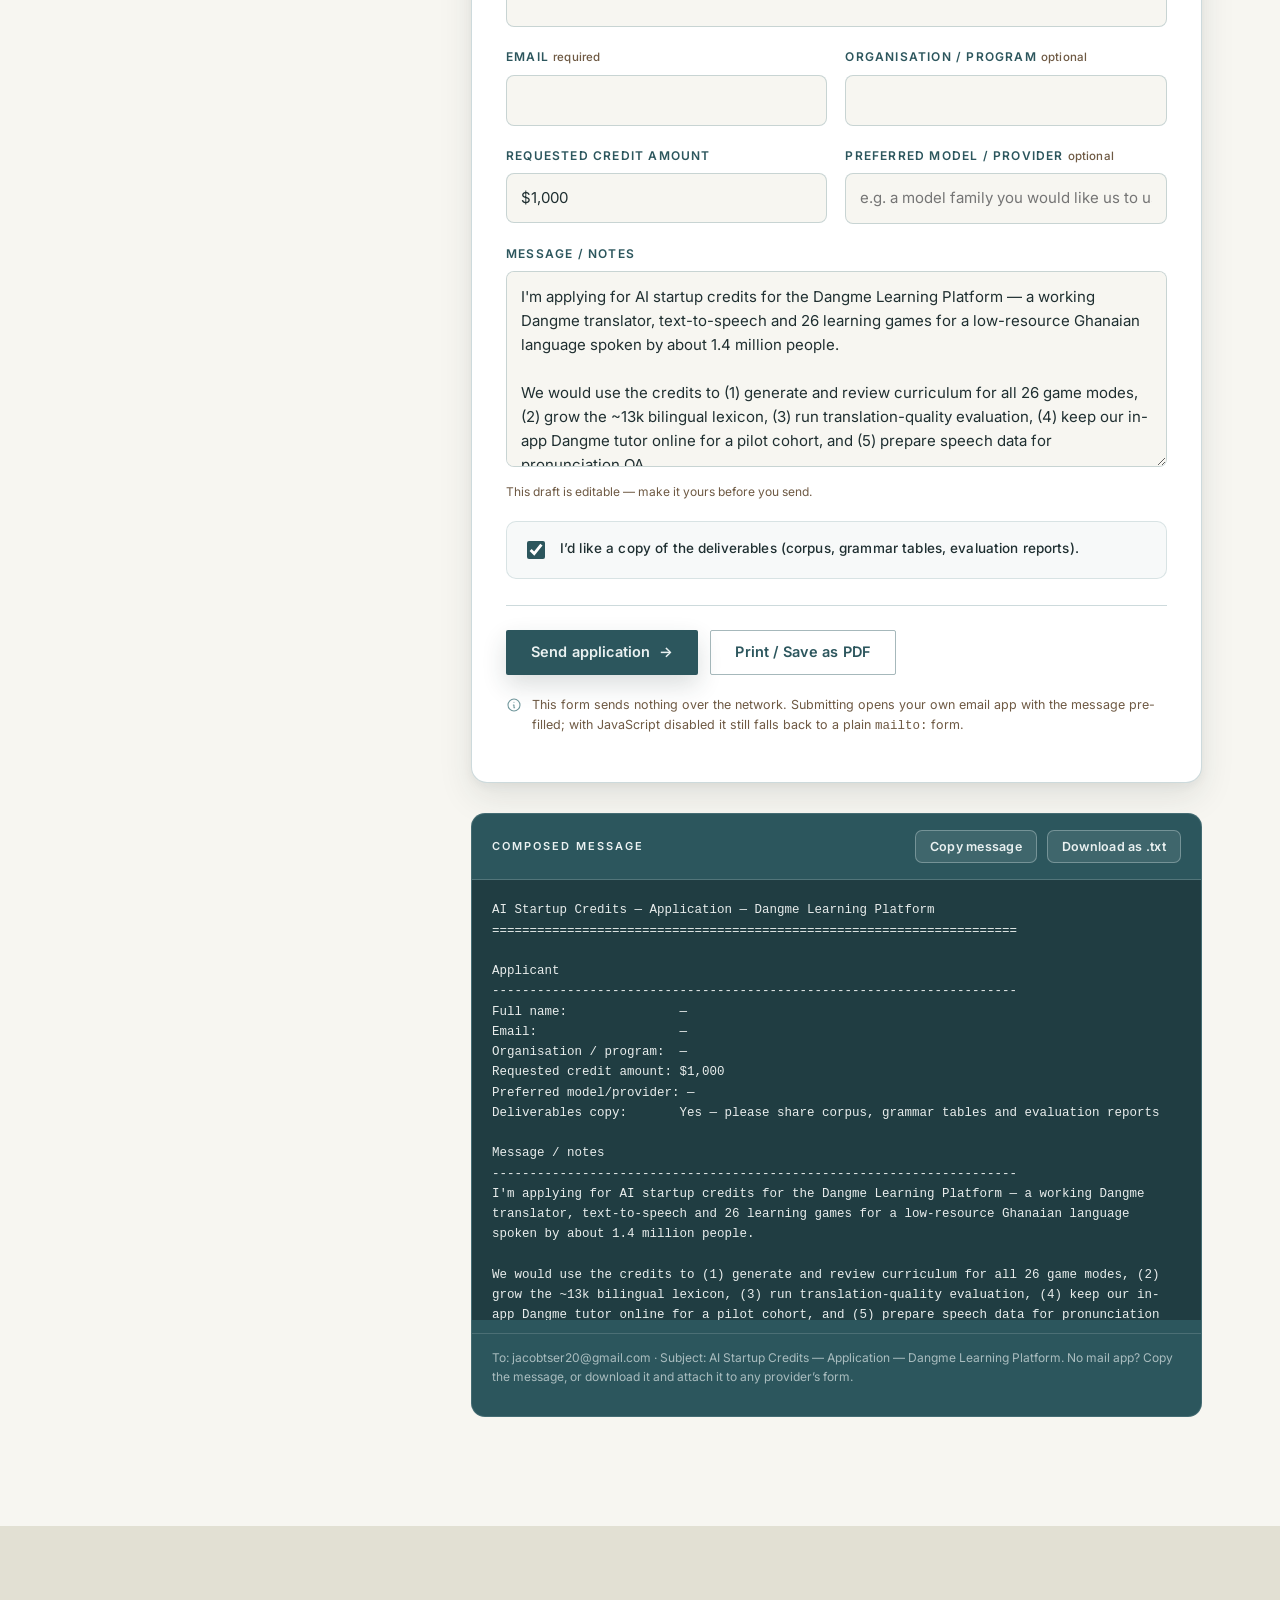
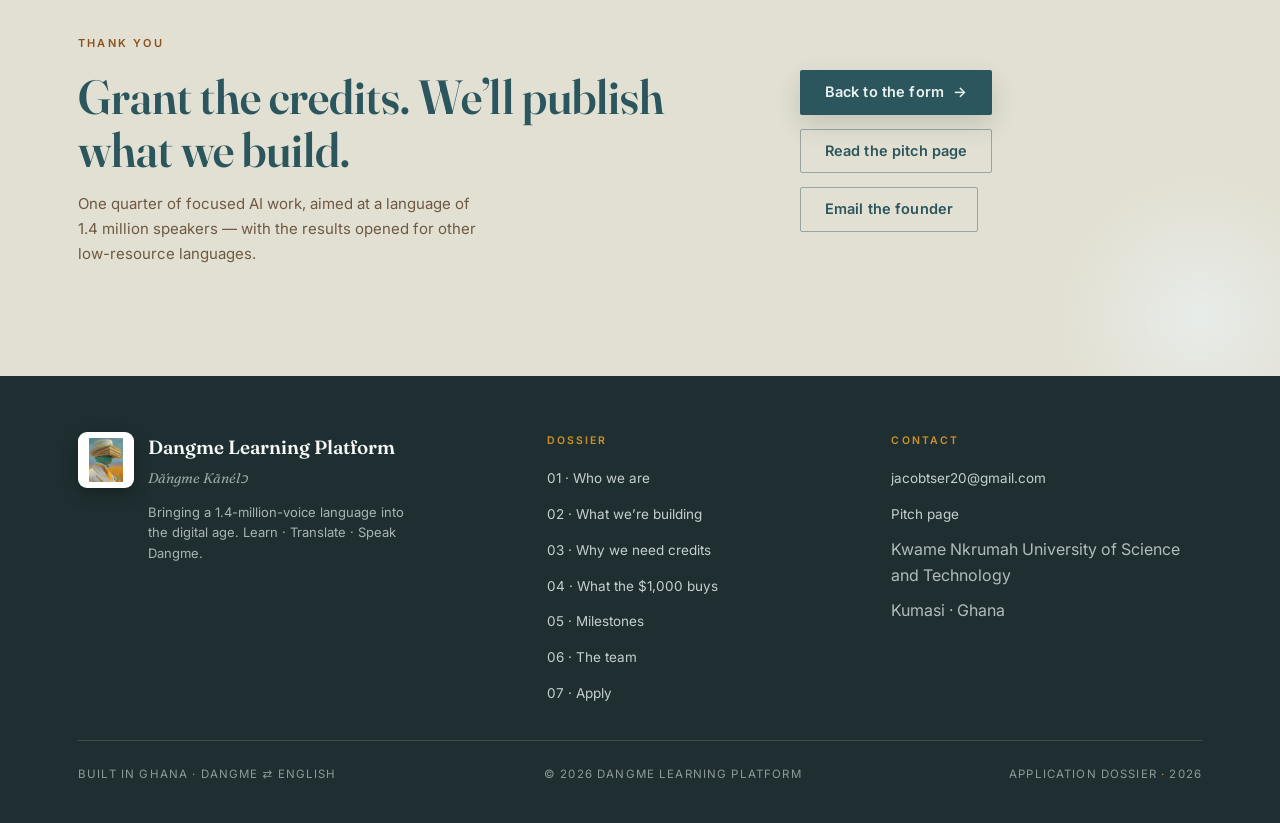
<file: apply.html>
<!DOCTYPE html>
<html lang="en">
<head>
<meta charset="UTF-8">
<meta name="viewport" content="width=device-width, initial-scale=1.0">
<title>Application Dossier — Dangme Learning Platform · AI Startup Credits</title>
<meta name="description" content="The full application dossier for the Dangme Learning Platform's AI startup credits request: who we are, what we've built, why we need credits, the $1,000 plan, milestones and an application form.">
<meta name="author" content="Dangme Learning Platform">
<meta name="theme-color" content="#2C565D">
<link rel="canonical" href="https://jacobtser.github.io/learningplatform/apply.html">
<meta property="og:type" content="website">
<meta property="og:site_name" content="Dangme Learning Platform">
<meta property="og:title" content="Application Dossier — Dangme Learning Platform">
<meta property="og:description" content="Who we are, what we've built, why we need AI credits, and exactly what $1,000 buys — with an application form.">
<meta property="og:url" content="https://jacobtser.github.io/learningplatform/apply.html">
<meta property="og:image" content="assets/img/logo.jpg">
<meta name="twitter:card" content="summary_large_image">
<meta name="twitter:title" content="Application Dossier — Dangme Learning Platform">
<meta name="twitter:description" content="Who we are, what we've built, why we need AI credits, and exactly what $1,000 buys.">
<meta name="twitter:image" content="assets/img/logo.jpg">
<link rel="icon" href="assets/img/favicon.svg" type="image/svg+xml">
<link rel="apple-touch-icon" href="assets/img/logo.jpg">
<link rel="preconnect" href="https://fonts.googleapis.com">
<link rel="preconnect" href="https://fonts.gstatic.com" crossorigin>
<link href="https://fonts.googleapis.com/css2?family=Fraunces:ital,opsz,wght@0,9..144,500;0,9..144,600;0,9..144,700;1,9..144,500;1,9..144,600&family=Inter:wght@400;500;600;700&display=swap" rel="stylesheet">
<link rel="stylesheet" href="assets/css/main.css">
<script>document.documentElement.className += " js";</script>
</head>
<body>

<a class="skip-link" href="#main">Skip to content</a>

<svg width="0" height="0" aria-hidden="true" focusable="false" style="position:absolute">
  <defs>
    <linearGradient id="estuaryGrad" x1="0" y1="0" x2="1" y2="0">
      <stop offset="0" stop-color="#6F969B"/>
      <stop offset="0.5" stop-color="#2C565D"/>
      <stop offset="1" stop-color="#6F969B"/>
    </linearGradient>
  </defs>
</svg>

<!-- ============================ MASTHEAD ============================ -->
<header class="masthead">
  <div class="wrap masthead__inner">
    <a class="brand" href="index.html" aria-label="Dangme Learning Platform — home">
      <span class="brand__chip"><img src="assets/img/logo.jpg" alt="Dangme Learning Platform logo" width="34" height="34"></span>
      <span class="brand__text">
        <span class="brand__name">Dangme Learning Platform</span>
        <span class="brand__sub">Application dossier</span>
      </span>
    </a>

    <button class="nav-toggle" type="button" aria-expanded="false" aria-controls="primary-nav" aria-label="Toggle navigation menu">
      <span></span>
    </button>

    <nav class="nav" id="primary-nav" aria-label="Primary">
      <ul class="nav__list">
        <li><a class="nav__link" href="index.html">Home</a></li>
        <li><a class="nav__link" href="#d02">The build</a></li>
        <li><a class="nav__link" href="#d04">The $1,000</a></li>
        <li><a class="nav__link" href="#d05">Milestones</a></li>
        <li class="nav__cta"><a class="btn btn--primary btn--small" href="#apply">Apply now <span class="btn__arrow" aria-hidden="true">&rarr;</span></a></li>
      </ul>
    </nav>
  </div>
</header>

<main id="main">

  <!-- ============================ PAGE HEAD =========================== -->
  <section class="page-head" aria-labelledby="page-title">
    <div class="wrap">
      <div class="page-head__grid">
        <div>
          <p class="eyebrow eyebrow--gold" style="display:inline-flex;align-items:center;gap:12px;">
            <span aria-hidden="true" style="width:38px;height:2px;background:var(--sunset-gold);display:inline-block;"></span>
            AI Startup Credits · Application 2026
          </p>
          <h1 class="display" id="page-title" style="margin-top:22px;">Application dossier</h1>
          <p class="hero__alias">Dangme Learning Platform · <b lang="ada">Dã́ngme Kãnélɔ</b></p>
          <span class="gold-rule" aria-hidden="true"></span>
          <p class="lede">Everything a reviewer needs, in seven short sections — who we are, what we have built, why credits matter, exactly what $1,000 buys, and how to say yes.</p>
          <div class="btn-row" style="margin-top:30px;">
            <a class="btn btn--primary" href="#apply">Go to the application form <span class="btn__arrow" aria-hidden="true">&rarr;</span></a>
            <button class="btn btn--ghost" type="button" data-print>Print / Save as PDF</button>
          </div>
        </div>

        <dl class="page-head__meta">
          <div class="meta-row"><dt>Requested</dt><dd>$1,000 in AI credits · one quarter</dd></div>
          <div class="meta-row"><dt>Founder</dt><dd>Jacob Tser Doku</dd></div>
          <div class="meta-row"><dt>Host institution</dt><dd>KNUST, Kumasi, Ghana</dd></div>
          <div class="meta-row"><dt>Contact</dt><dd><a href="mailto:jacobtser20@gmail.com" style="color:inherit;">jacobtser20@gmail.com</a></dd></div>
        </dl>
      </div>
    </div>
  </section>

  <div class="wrap">
    <div class="dossier">

      <!-- ========================= 01 WHO WE ARE ======================= -->
      <section class="dsec" id="d01" aria-labelledby="d01-title">
        <div class="dsec__grid">
          <div class="dsec__aside">
            <p class="dsec__num">01</p>
            <p class="dsec__label">Who we are</p>
          </div>
          <div class="dsec__body">
            <h2 id="d01-title">A small team building for a language that software left behind.</h2>
            <p class="body-copy" style="margin-bottom:26px;">We are a pre-launch venture hosted at Kwame Nkrumah University of Science and Technology. We build tools for Dangme, a low-resource Ghanaian language, because the people who speak it deserve software that speaks it back.</p>

            <ul class="fact-list">
              <li><span class="fk">Venture</span><span class="fv"><b>Dangme Learning Platform</b> — also shown as <b lang="ada">Dã́ngme Kãnélɔ</b> (&ldquo;Dangme knowledge · classroom&rdquo;)</span></li>
              <li><span class="fk">One-line</span><span class="fv">Learn · Translate · Speak Dangme</span></li>
              <li><span class="fk">Founder</span><span class="fv"><b>Jacob Tser Doku</b> — Founder &amp; Programmer</span></li>
              <li><span class="fk">Co-founders</span><span class="fv"><b>Mercy</b> — Community &amp; Advocacy · <b>Luis</b> — Curriculum &amp; Content</span></li>
              <li><span class="fk">Host institution</span><span class="fv">Kwame Nkrumah University of Science and Technology (KNUST), Kumasi, Ghana</span></li>
              <li><span class="fk">Language</span><span class="fv">Dangme — a Ga-Dangme (Kwa) language of Ghana&rsquo;s Greater Accra &amp; Eastern coastal plains, addressed to <b>~1.4 million</b> speakers</span></li>
              <li><span class="fk">Contact</span><span class="fv"><a href="mailto:jacobtser20@gmail.com" style="color:var(--estuary-deep);">jacobtser20@gmail.com</a></span></li>
            </ul>
          </div>
        </div>
      </section>

      <!-- ======================= 02 WHAT WE'RE BUILDING ================ -->
      <section class="dsec" id="d02" aria-labelledby="d02-title">
        <div class="dsec__grid">
          <div class="dsec__aside">
            <p class="dsec__num">02</p>
            <p class="dsec__label">What we&rsquo;re building</p>
          </div>
          <div class="dsec__body">
            <h2 id="d02-title">A complete learning and translation platform, already running.</h2>
            <p class="body-copy">The Dangme Learning Platform is a working bilingual learning system for a low-resource Ghanaian language of about 1.4 million speakers. It combines a fine-tuned MarianMT model that translates English ⇄ Dangme, Dangme text-to-speech, 26 learning games, SM-2 spaced-repetition study, a leaderboard and a teacher dashboard with CSV export. Three front-ends — the original Flask app, a Jinja + Tailwind redesign and a Next.js 15 / React 19 single-page app — run over one untouched backend, built offline-first for intermittent connectivity.</p>

            <dl class="statstrip statstrip--apply">
              <div class="stat">
                <dt class="stat__val">1.4M</dt>
                <dd class="stat__label">Dangme speakers</dd>
              </div>
              <div class="stat">
                <dt class="stat__val">~14k</dt>
                <dd class="stat__label">bilingual entries</dd>
              </div>
              <div class="stat">
                <dt class="stat__val">26</dt>
                <dd class="stat__label">learning game modes</dd>
              </div>
              <div class="stat">
                <dt class="stat__val">NMT</dt>
                <dd class="stat__label">EN ⇄ Dangme, both directions</dd>
              </div>
            </dl>
          </div>
        </div>
      </section>

      <!-- ======================= 03 WHY WE NEED CREDITS =============== -->
      <section class="dsec" id="d03" aria-labelledby="d03-title">
        <div class="dsec__grid">
          <div class="dsec__aside">
            <p class="dsec__num">03</p>
            <p class="dsec__label">Why we need credits</p>
          </div>
          <div class="dsec__body">
            <h2 id="d03-title">The bottleneck is compute and tokens — not ideas, not engineering.</h2>
            <div class="bottleneck">
              <p class="big">For a low-resource language, the dataset is small — and hand-authoring does not scale.</p>
              <p>The bilingual lexicon holds roughly 13,000 Dangme&rarr;English and 14,000 English&rarr;Dangme entries, plus the sentence pairs in the corpus. That is a real foundation, and still far short of what a language needs.</p>
              <p>Authoring curriculum, distractor sets, grammar tables and pronunciation review by hand cannot keep pace with 26 game modes. And our in-app AI tutor runs on free tiers today, so it fails exactly when a learner needs it most.</p>
              <p>We are not asking for credits to start. The platform is built and working. We are asking for the compute to take work that already exists and make it scale — and to publish what we learn along the way.</p>
            </div>
          </div>
        </div>
      </section>

      <!-- ===================== 04 WHAT THE $1,000 BUYS ================= -->
      <section class="dsec" id="d04" aria-labelledby="d04-title">
        <div class="dsec__grid">
          <div class="dsec__aside">
            <p class="dsec__num">04</p>
            <p class="dsec__label">What the $1,000 buys</p>
          </div>
          <div class="dsec__body">
            <h2 id="d04-title">Five workstreams. One quarter of focused, shippable AI work.</h2>

            <table class="budget">
              <caption>The $1,000 credit plan</caption>
              <thead>
                <tr>
                  <th class="col-num" scope="col">#</th>
                  <th scope="col">Workstream &amp; delivery</th>
                  <th class="col-amt" scope="col">Credits</th>
                </tr>
              </thead>
              <tbody>
                <tr>
                  <th class="col-num" scope="row"><span class="ws-num">01</span></th>
                  <td>
                    <span class="ws-name">Curriculum &amp; content generation</span>
                    <span class="ws-deliv">Graded lesson sets, example sentences and distractor pools generated and reviewed for all 26 game modes — turning a hand-written library into a scalable one.</span>
                  </td>
                  <td class="col-amt"><span class="amt">$350</span></td>
                </tr>
                <tr>
                  <th class="col-num" scope="row"><span class="ws-num">02</span></th>
                  <td>
                    <span class="ws-name">Parallel-data expansion &amp; post-editing</span>
                    <span class="ws-deliv">LLM-assisted back-translation and post-editing to grow the ~13k bilingual lexicon, plus synthetic augmentation for scarce sentence types.</span>
                  </td>
                  <td class="col-amt"><span class="amt">$250</span></td>
                </tr>
                <tr>
                  <th class="col-num" scope="row"><span class="ws-num">03</span></th>
                  <td>
                    <span class="ws-name">Translation quality evaluation</span>
                    <span class="ws-deliv">LLM-as-judge scoring across a held-out EN ⇄ Dangme test set, alongside BLEU and chrF, to find and fix the model&rsquo;s real failure modes.</span>
                  </td>
                  <td class="col-amt"><span class="amt">$150</span></td>
                </tr>
                <tr>
                  <th class="col-num" scope="row"><span class="ws-num">04</span></th>
                  <td>
                    <span class="ws-name">In-app Dangme tutor (beta)</span>
                    <span class="ws-deliv">Keep the provider-agnostic conversational tutor online for a pilot cohort — no more free-tier outages mid-lesson.</span>
                  </td>
                  <td class="col-amt"><span class="amt">$150</span></td>
                </tr>
                <tr>
                  <th class="col-num" scope="row"><span class="ws-num">05</span></th>
                  <td>
                    <span class="ws-name">Speech data prep &amp; pronunciation QA</span>
                    <span class="ws-deliv">Transcription, tone-mark checking and pronunciation QA for the text-to-speech and pronunciation features.</span>
                  </td>
                  <td class="col-amt"><span class="amt">$100</span></td>
                </tr>
              </tbody>
              <tfoot>
                <tr>
                  <th class="col-num" scope="row"><span class="total-label">Total</span></th>
                  <td><span class="total-note">One quarter of focused, shippable AI work.</span></td>
                  <td class="col-amt"><span class="total-amt">$1,000</span></td>
                </tr>
              </tfoot>
            </table>

            <figure class="meter" aria-labelledby="meter-title">
              <div class="meter__title">
                <p class="eyebrow" id="meter-title">How the $1,000 is allocated</p>
                <p class="meter__total-mini">5 workstreams · sums to exactly $1,000</p>
              </div>

              <ul class="meter-bar" aria-label="Credit allocation by workstream, totalling $1,000">
                <li class="meter-seg" tabindex="0" style="--w:35%;--c:var(--estuary-deep)" aria-label="01 Curriculum and content generation: $350, 35 percent">
                  <span class="meter-seg__num" aria-hidden="true">01</span>
                  <span class="meter-seg__pop" aria-hidden="true"><b>Curriculum &amp; content</b><span class="pop-amt">$350</span> — graded lessons &amp; distractor pools for all 26 game modes</span>
                </li>
                <li class="meter-seg" tabindex="0" style="--w:25%;--c:var(--seafoam)" aria-label="02 Parallel-data expansion and post-editing: $250, 25 percent">
                  <span class="meter-seg__num" aria-hidden="true">02</span>
                  <span class="meter-seg__pop" aria-hidden="true"><b>Parallel-data expansion</b><span class="pop-amt">$250</span> — back-translation &amp; post-editing to grow the ~13k lexicon</span>
                </li>
                <li class="meter-seg" tabindex="0" style="--w:15%;--c:var(--sunset-gold)" aria-label="03 Translation quality evaluation: $150, 15 percent">
                  <span class="meter-seg__num" aria-hidden="true">03</span>
                  <span class="meter-seg__pop" aria-hidden="true"><b>Translation evaluation</b><span class="pop-amt">$150</span> — LLM-as-judge with BLEU and chrF on a held-out set</span>
                </li>
                <li class="meter-seg" tabindex="0" style="--w:15%;--c:var(--gold-deep)" aria-label="04 In-app Dangme tutor beta: $150, 15 percent">
                  <span class="meter-seg__num" aria-hidden="true">04</span>
                  <span class="meter-seg__pop" aria-hidden="true"><b>In-app Dangme tutor</b><span class="pop-amt">$150</span> — keep the tutor online for a pilot cohort</span>
                </li>
                <li class="meter-seg" tabindex="0" style="--w:10%;--c:var(--clay)" aria-label="05 Speech data prep and pronunciation QA: $100, 10 percent">
                  <span class="meter-seg__num" aria-hidden="true">05</span>
                  <span class="meter-seg__pop" aria-hidden="true"><b>Speech data &amp; QA</b><span class="pop-amt">$100</span> — transcription, tone marks &amp; pronunciation QA</span>
                </li>
              </ul>

              <ul class="meter-legend">
                <li style="--c:var(--estuary-deep)"><span class="lg-dot" aria-hidden="true"></span><span class="lg-name"><span class="lg-num">01</span>Curriculum &amp; content generation</span><span class="lg-amt">$350</span></li>
                <li style="--c:var(--seafoam)"><span class="lg-dot" aria-hidden="true"></span><span class="lg-name"><span class="lg-num">02</span>Parallel-data expansion &amp; post-editing</span><span class="lg-amt">$250</span></li>
                <li style="--c:var(--sunset-gold)"><span class="lg-dot" aria-hidden="true"></span><span class="lg-name"><span class="lg-num">03</span>Translation quality evaluation</span><span class="lg-amt">$150</span></li>
                <li style="--c:var(--gold-deep)"><span class="lg-dot" aria-hidden="true"></span><span class="lg-name"><span class="lg-num">04</span>In-app Dangme tutor (beta)</span><span class="lg-amt">$150</span></li>
                <li style="--c:var(--clay)"><span class="lg-dot" aria-hidden="true"></span><span class="lg-name"><span class="lg-num">05</span>Speech data prep &amp; pronunciation QA</span><span class="lg-amt">$100</span></li>
              </ul>

              <figcaption class="meter__foot"><span>Total</span>$1,000</figcaption>
            </figure>

            <p class="note-inline"><b>Provider-agnostic by design.</b> The tutor endpoint already speaks to multiple providers, so whichever company grants the credits, the work runs on their models. And what we build with them — an expanded corpus, grammar tables and evaluation reports — will be <b>published openly</b>, for this language and for the ones that follow.</p>
          </div>
        </div>
      </section>

      <!-- ========================= 05 MILESTONES ======================= -->
      <section class="dsec" id="d05" aria-labelledby="d05-title">
        <div class="dsec__grid">
          <div class="dsec__aside">
            <p class="dsec__num">05</p>
            <p class="dsec__label">Milestones</p>
          </div>
          <div class="dsec__body">
            <h2 id="d05-title">Concrete deliverables across twelve months.</h2>

            <div class="roadmap" style="border-top:var(--hairline-strong);">
              <article class="milestone">
                <p class="milestone__when">0–3</p>
                <p class="milestone__label">Months · the credit quarter</p>
                <ul>
                  <li>Generate and review graded lesson sets and distractor pools for all 26 game modes.</li>
                  <li>Back-translate and post-edit to grow the ~13k bilingual lexicon.</li>
                  <li>Stand up LLM-as-judge evaluation on a held-out EN ⇄ Dangme test set, alongside BLEU and chrF.</li>
                  <li>Keep the in-app Dangme tutor online for a pilot cohort.</li>
                </ul>
              </article>

              <article class="milestone">
                <p class="milestone__when">3–6</p>
                <p class="milestone__label">Months · depth &amp; speech</p>
                <ul>
                  <li>Add synthetic augmentation for scarce sentence types and grammar patterns.</li>
                  <li>Prepare and QA speech data feeding the text-to-speech and pronunciation features.</li>
                  <li>Publish the first open release of the expanded corpus and grammar tables.</li>
                </ul>
              </article>

              <article class="milestone">
                <p class="milestone__when">6–12</p>
                <p class="milestone__label">Months · openness &amp; reach</p>
                <ul>
                  <li>Publish the translation-quality evaluation report openly.</li>
                  <li>Extend the approach to other low-resource Ghanaian languages.</li>
                  <li>Harden the tutor and content pipeline for classroom use.</li>
                </ul>
              </article>
            </div>
          </div>
        </div>
      </section>

      <!-- =========================== 06 THE TEAM ======================= -->
      <section class="dsec" id="d06" aria-labelledby="d06-title">
        <div class="dsec__grid">
          <div class="dsec__aside">
            <p class="dsec__num">06</p>
            <p class="dsec__label">The team</p>
          </div>
          <div class="dsec__body">
            <h2 id="d06-title">Three people, one language, one platform.</h2>

            <div class="team-grid">
              <article class="person">
                <p class="person__initials">Founder</p>
                <h3 class="person__name">Jacob Tser Doku</h3>
                <p class="person__role">Founder &amp; Programmer</p>
                <p>Built the platform end-to-end: the Flask backend, the three redesigned front-ends and the English ⇄ Dangme MarianMT pipeline. Focused on making Dangme usable in software without flattening its tone and structure.</p>
              </article>

              <article class="person">
                <p class="person__initials">Co-founder</p>
                <h3 class="person__name">Mercy</h3>
                <p class="person__role">Community &amp; Advocacy</p>
                <p>Connects the platform with Dangme-speaking families, teachers and community leaders. Keeps the work answerable to the people it is built for, and brings their feedback back into the design.</p>
              </article>

              <article class="person">
                <p class="person__initials">Co-founder</p>
                <h3 class="person__name">Luis</h3>
                <p class="person__role">Curriculum &amp; Content</p>
                <p>Shapes the lesson sequence, example sentences and game content across all 26 modes. Aims for material a learner can trust — from a first word to a real conversation.</p>
              </article>
            </div>

            <div class="host" style="margin-top:40px;">
              <span class="host__label">Host institution</span>
              <span class="host__name">Kwame Nkrumah University of Science and Technology (KNUST)</span>
              <span class="host__city">Kumasi · Ghana</span>
            </div>
          </div>
        </div>
      </section>

      <!-- ============================ 07 APPLY ========================= -->
      <section class="dsec" id="apply" aria-labelledby="d07-title">
        <div class="dsec__grid">
          <div class="dsec__aside">
            <p class="dsec__num">07</p>
            <p class="dsec__label">Apply</p>
          </div>
          <div class="dsec__body">
            <h2 id="d07-title">Say yes — or ask us anything.</h2>
            <p class="body-copy" style="margin-bottom:28px;">Fill in the form below. It composes an email to <b>jacobtser20@gmail.com</b> with your details and opens your mail app. If you have no mail app handy, copy the message or download it as a text file instead.</p>

            <div class="form-shell">
              <div class="form-shell__head">
                <h3>Credit application</h3>
                <p class="eyebrow">mailto · no sign-up · no tracking</p>
              </div>

              <form class="form" id="applyForm" action="mailto:jacobtser20@gmail.com" method="post" enctype="text/plain">
                <div class="field">
                  <label for="f-name">Full name <span class="opt">required</span></label>
                  <input type="text" id="f-name" name="name" autocomplete="name" required>
                  <p class="field__error" id="err-name" aria-live="polite"></p>
                </div>

                <div class="field field--half">
                  <div class="field" style="margin-bottom:0;">
                    <label for="f-email">Email <span class="opt">required</span></label>
                    <input type="email" id="f-email" name="email" autocomplete="email" required>
                    <p class="field__error" id="err-email" aria-live="polite"></p>
                  </div>
                  <div class="field" style="margin-bottom:0;">
                    <label for="f-org">Organisation / program <span class="opt">optional</span></label>
                    <input type="text" id="f-org" name="organisation" autocomplete="organization">
                  </div>
                </div>

                <div class="field field--half" style="margin-top:20px;">
                  <div class="field" style="margin-bottom:0;">
                    <label for="f-amount">Requested credit amount</label>
                    <input type="text" id="f-amount" name="amount" value="$1,000">
                  </div>
                  <div class="field" style="margin-bottom:0;">
                    <label for="f-provider">Preferred model / provider <span class="opt">optional</span></label>
                    <input type="text" id="f-provider" name="provider" placeholder="e.g. a model family you would like us to use">
                  </div>
                </div>

                <div class="field" style="margin-top:20px;">
                  <label for="f-message">Message / notes</label>
                  <textarea id="f-message" name="message" rows="7">I'm applying for AI startup credits for the Dangme Learning Platform — a working Dangme translator, text-to-speech and 26 learning games for a low-resource Ghanaian language spoken by about 1.4 million people.

We would use the credits to (1) generate and review curriculum for all 26 game modes, (2) grow the ~13k bilingual lexicon, (3) run translation-quality evaluation, (4) keep our in-app Dangme tutor online for a pilot cohort, and (5) prepare speech data for pronunciation QA.

We are happy to share the platform, our corpus and our evaluation reports, and to publish what we build openly. Thank you for considering us.</textarea>
                  <p class="field__hint">This draft is editable — make it yours before you send.</p>
                  <p class="field__error" id="err-message" aria-live="polite"></p>
                </div>

                <div class="check">
                  <input type="checkbox" id="f-deliverables" name="deliverables" checked>
                  <label for="f-deliverables">I&rsquo;d like a copy of the deliverables (corpus, grammar tables, evaluation reports).</label>
                </div>

                <div class="form-actions">
                  <button class="btn btn--primary" type="submit">Send application <span class="btn__arrow" aria-hidden="true">&rarr;</span></button>
                  <button class="btn btn--ghost" type="button" data-print>Print / Save as PDF</button>
                </div>

                <p class="form-footnote">
                  <svg viewBox="0 0 24 24" fill="none" stroke="currentColor" stroke-width="1.6" stroke-linecap="round" stroke-linejoin="round" aria-hidden="true"><circle cx="12" cy="12" r="9"/><path d="M12 8h.01"/><path d="M11 12h1v4h1"/></svg>
                  <span>This form sends nothing over the network. Submitting opens your own email app with the message pre-filled; with JavaScript disabled it still falls back to a plain <span class="mono">mailto:</span> form.</span>
                </p>
              </form>
            </div>

            <!-- composed message -->
            <div class="compose" aria-labelledby="compose-title">
              <div class="compose__head">
                <h3 id="compose-title">Composed message</h3>
                <div class="compose__tools">
                  <button class="compose__btn" type="button" id="btn-copy">Copy message</button>
                  <button class="compose__btn" type="button" id="btn-download">Download as .txt</button>
                </div>
              </div>
              <pre class="compose__body" id="compose-body" tabindex="0" aria-label="Preview of the email that will be sent"></pre>
              <p class="compose__status" id="form-status" aria-live="polite"></p>
              <p class="compose__note">To: jacobtser20@gmail.com · Subject: AI Startup Credits — Application — Dangme Learning Platform. No mail app? Copy the message, or download it and attach it to any provider&rsquo;s form.</p>
            </div>
          </div>
        </div>
      </section>

    </div>
  </div>

  <!-- ============================ FINAL CTA =========================== -->
  <section class="section cta-band no-print" aria-labelledby="cta-title">
    <div class="wrap">
      <div class="cta-band__inner">
        <div>
          <p class="eyebrow eyebrow--gold" style="margin-bottom:18px;">Thank you</p>
          <h2 class="cta-band__title" id="cta-title">Grant the credits. We&rsquo;ll publish what we build.</h2>
          <p class="cta-band__sub">One quarter of focused AI work, aimed at a language of 1.4 million speakers — with the results opened for other low-resource languages.</p>
        </div>
        <div class="cta-band__actions">
          <a class="btn btn--primary" href="#apply">Back to the form <span class="btn__arrow" aria-hidden="true">&rarr;</span></a>
          <a class="btn btn--ghost" href="index.html">Read the pitch page</a>
          <a class="btn btn--ghost" href="mailto:jacobtser20@gmail.com">Email the founder</a>
        </div>
      </div>
    </div>
  </section>

</main>

<!-- ============================== FOOTER ============================= -->
<footer class="footer no-print">
  <div class="wrap">
    <div class="footer__grid">
      <div class="footer__brand">
        <span class="footer__chip"><img src="assets/img/logo.jpg" alt="" width="44" height="44"></span>
        <div>
          <p class="footer__name">Dangme Learning Platform</p>
          <p class="footer__alias" lang="ada">Dã́ngme Kãnélɔ</p>
          <p class="footer__tag">Bringing a 1.4-million-voice language into the digital age. Learn · Translate · Speak Dangme.</p>
        </div>
      </div>

      <div>
        <h2>Dossier</h2>
        <ul>
          <li><a href="#d01">01 · Who we are</a></li>
          <li><a href="#d02">02 · What we&rsquo;re building</a></li>
          <li><a href="#d03">03 · Why we need credits</a></li>
          <li><a href="#d04">04 · What the $1,000 buys</a></li>
          <li><a href="#d05">05 · Milestones</a></li>
          <li><a href="#d06">06 · The team</a></li>
          <li><a href="#apply">07 · Apply</a></li>
        </ul>
      </div>

      <div>
        <h2>Contact</h2>
        <ul>
          <li><a href="mailto:jacobtser20@gmail.com">jacobtser20@gmail.com</a></li>
          <li><a href="index.html">Pitch page</a></li>
          <li>Kwame Nkrumah University of Science and Technology</li>
          <li>Kumasi · Ghana</li>
        </ul>
      </div>
    </div>

    <div class="footer__bottom">
      <span>Built in Ghana <span class="sep" aria-hidden="true">·</span> Dangme ⇄ English</span>
      <span>&copy; <span data-year>2026</span> Dangme Learning Platform</span>
      <span>Application dossier <span class="sep" aria-hidden="true">·</span> 2026</span>
    </div>
  </div>
</footer>

<script src="assets/js/main.js" defer></script>
</body>
</html>
</file>
<file: assets/css/main.css>
/* ==========================================================================
   Dangme Learning Platform — AI Startup Credits site
   "Estuary Editorial" — a research-lab annual report crossed with a language app.
   Static, zero-build. Palette + type reuse the venture's existing brand board.
   ========================================================================== */

/* --------------------------------------------------------------------------
   1. Tokens  (verbatim from brand/index.html — do not invent a palette)
   -------------------------------------------------------------------------- */
:root{
  --estuary-deep:#2C565D;   /* primary ink, dark bands, headings */
  --seafoam:#6F969B;        /* accents, borders, secondary */
  --teal-mist:#EAF1F1;      /* light surfaces, cards */
  --sunset-gold:#CF9027;    /* the rule line, primary accent */
  --gold-deep:#8C5117;      /* hover / emphasis, small labels — deepened from brand #A46424 to pass AA contrast */
  --sand:#E2E0D3;           /* warm neutral grounds */
  --clay:#6E5943;           /* muted supporting text — deepened from brand #8D7353 to pass AA contrast (6.1:1 on ground) */
  --charcoal:#1F2F31;       /* body text */
  --white:#FFFFFF;
  --ground:#F7F6F1;         /* page ground */

  --serif:"Fraunces", Georgia, "Times New Roman", serif;
  --sans:"Inter", system-ui, -apple-system, "Segoe UI", sans-serif;

  --hairline:1px solid rgba(111,150,155,.35);
  --hairline-soft:1px solid rgba(111,150,155,.22);
  --hairline-strong:1px solid rgba(44,86,93,.55);
  --gold-rule:1px solid rgba(207,144,39,.55);
  --shadow-soft:0 14px 34px rgba(31,47,49,.10), 0 3px 10px rgba(31,47,49,.05);
  --shadow-lift:0 22px 48px rgba(31,47,49,.16), 0 4px 12px rgba(31,47,49,.06);

  --maxw:1180px;
  --pad:28px;
  --sec-pad:clamp(56px, 8.5vw, 116px);
}

*{ box-sizing:border-box; }

html{
  -webkit-text-size-adjust:100%;
  scroll-behavior:smooth;
}

body{
  margin:0;
  font-family:var(--sans);
  font-size:16px;
  line-height:1.62;
  color:var(--charcoal);
  background:
    radial-gradient(1200px 520px at 18% -6%, rgba(226,224,211,.55), transparent 62%),
    radial-gradient(1000px 560px at 96% 2%, rgba(234,241,241,.9), transparent 60%),
    var(--ground);
  -webkit-font-smoothing:antialiased;
  text-rendering:optimizeLegibility;
  overflow-x:hidden;
}

img{ max-width:100%; height:auto; }

::selection{ background:rgba(207,144,39,.28); }

/* --------------------------------------------------------------------------
   2. Accessibility primitives
   -------------------------------------------------------------------------- */
:focus{ outline:none; }
:focus-visible{
  outline:2px solid var(--gold-deep);
  outline-offset:3px;
  border-radius:3px;
}
.sr-only{
  position:absolute;width:1px;height:1px;padding:0;margin:-1px;
  overflow:hidden;clip:rect(0 0 0 0);white-space:nowrap;border:0;
}
.skip-link{
  position:absolute;left:16px;top:-60px;z-index:200;
  background:var(--estuary-deep);color:var(--teal-mist);
  padding:12px 20px;border-radius:0 0 10px 10px;
  font-size:13px;font-weight:600;letter-spacing:.04em;text-decoration:none;
  transition:top .18s ease;
}
.skip-link:focus{ top:0; }

/* --------------------------------------------------------------------------
   3. Layout scaffold
   -------------------------------------------------------------------------- */
.wrap{ width:100%; max-width:var(--maxw); margin:0 auto; padding:0 var(--pad); }

section[id], div[id], [id]{ scroll-margin-top:96px; }

.section{ position:relative; padding:var(--sec-pad) 0; }

/* subtle editorial column guides, as on the brand board */
.grid-guides{ position:relative; }
.grid-guides::before{
  content:"";position:absolute;inset:0;pointer-events:none;z-index:0;
  background:
    linear-gradient(90deg, transparent calc(25% - .5px), rgba(111,150,155,.10) 25%, transparent calc(25% + .5px)),
    linear-gradient(90deg, transparent calc(50% - .5px), rgba(111,150,155,.10) 50%, transparent calc(50% + .5px)),
    linear-gradient(90deg, transparent calc(75% - .5px), rgba(111,150,155,.10) 75%, transparent calc(75% + .5px));
}
.grid-guides > *{ position:relative; z-index:1; }

/* --------------------------------------------------------------------------
   4. Typography
   -------------------------------------------------------------------------- */
.eyebrow{
  font-family:var(--sans);
  font-size:11px;font-weight:600;letter-spacing:.2em;text-transform:uppercase;
  color:var(--clay);margin:0;
}
.eyebrow--gold{ color:var(--gold-deep); }

.display{
  font-family:var(--serif);font-weight:600;
  font-variation-settings:"opsz" 144;
  line-height:1.02;letter-spacing:-.006em;color:var(--estuary-deep);
  margin:0;
}

.sec-head{
  display:flex;align-items:baseline;gap:16px;
  border-top:var(--hairline);padding-top:20px;margin-bottom:34px;
}
.sec-num{
  font-family:var(--serif);font-weight:700;
  font-variation-settings:"opsz" 144;
  font-size:16px;color:var(--gold-deep);letter-spacing:.05em;flex:none;
}
.sec-label{
  font-family:var(--sans);font-size:11px;font-weight:600;
  letter-spacing:.22em;text-transform:uppercase;color:var(--estuary-deep);flex:none;
}
.sec-rule{ flex:1 1 auto;height:1px;background:rgba(111,150,155,.35);align-self:center; }
.sec-count{
  font-family:var(--sans);font-size:11px;font-weight:600;letter-spacing:.14em;
  text-transform:uppercase;color:var(--clay);flex:none;
}

.sec-title{
  font-family:var(--serif);font-weight:600;
  font-variation-settings:"opsz" 100;
  font-size:clamp(1.85rem, 4.1vw, 3.15rem);
  line-height:1.08;letter-spacing:-.008em;
  color:var(--estuary-deep);margin:0 0 22px;max-width:20em;
}
.sec-intro{
  font-size:clamp(1.02rem, 1.5vw, 1.16rem);
  line-height:1.66;color:var(--charcoal);max-width:56ch;margin:0;
}
.lede{
  font-size:clamp(1.06rem, 1.7vw, 1.32rem);
  line-height:1.6;color:var(--charcoal);max-width:50ch;margin:0;
}
.body-copy{ font-size:1rem;line-height:1.7;color:var(--charcoal);max-width:62ch; }
.body-copy p{ margin:0 0 1.05em; }
.body-copy p:last-child{ margin-bottom:0; }

.dangme{
  font-family:var(--serif);font-style:italic;font-weight:500;
  font-variation-settings:"opsz" 60;
  color:var(--estuary-deep);
}

/* --------------------------------------------------------------------------
   5. Buttons
   -------------------------------------------------------------------------- */
.btn{
  display:inline-flex;align-items:center;gap:9px;
  font-family:var(--sans);font-size:14.5px;font-weight:600;letter-spacing:.01em;
  padding:14px 24px;border-radius:2px;
  border:1px solid transparent;cursor:pointer;text-decoration:none;
  transition:transform .15s ease, background .15s ease, color .15s ease, border-color .15s ease, box-shadow .15s ease;
  line-height:1;
}
.btn:active{ transform:translateY(1px); }
.btn__arrow{ transition:transform .18s ease; }
.btn:hover .btn__arrow{ transform:translateX(4px); }

.btn--primary{
  background:var(--estuary-deep);color:var(--teal-mist);
  box-shadow:0 10px 24px rgba(31,47,49,.16);
}
.btn--primary:hover{ background:var(--charcoal);box-shadow:0 14px 30px rgba(31,47,49,.24); }

.btn--ghost{
  background:transparent;color:var(--estuary-deep);
  border-color:rgba(44,86,93,.42);
}
.btn--ghost:hover{ background:var(--teal-mist);border-color:var(--estuary-deep); }

.btn--small{ padding:11px 18px;font-size:13.5px; }

.btn-row{ display:flex;flex-wrap:wrap;gap:14px;align-items:center; }

/* --------------------------------------------------------------------------
   6. Masthead / navigation
   -------------------------------------------------------------------------- */
.masthead{
  position:sticky;top:0;z-index:100;
  background:rgba(247,246,241,.94);
  border-bottom:var(--hairline);
}
.masthead::before{
  content:"";display:block;height:3px;
  background:linear-gradient(90deg,
    var(--estuary-deep) 0%, var(--estuary-deep) 22%,
    var(--sunset-gold) 22%, var(--sunset-gold) 40%,
    var(--seafoam) 40%, var(--seafoam) 100%);
}
.masthead__inner{
  display:flex;align-items:center;gap:26px;
  min-height:70px;padding-top:10px;padding-bottom:10px;
}
.brand{
  display:inline-flex;align-items:center;gap:12px;text-decoration:none;flex:0 1 auto;min-width:0;
}
.brand__chip{
  background:var(--white);
  border:var(--hairline-soft);
  border-radius:9px;
  padding:5px;line-height:0;flex:none;
  box-shadow:0 4px 12px rgba(31,47,49,.08);
}
.brand__chip img{ display:block;width:34px;height:34px;object-fit:contain;border-radius:5px; }
.brand__text{ display:flex;flex-direction:column;gap:1px;min-width:0; }
.brand__name{
  font-family:var(--serif);font-weight:600;font-variation-settings:"opsz" 30;
  font-size:16px;line-height:1.05;color:var(--estuary-deep);letter-spacing:.002em;
  white-space:nowrap;overflow:hidden;text-overflow:ellipsis;
}
.brand__sub{
  font-family:var(--sans);font-size:9.5px;font-weight:600;letter-spacing:.16em;
  text-transform:uppercase;color:var(--clay);
}

.nav{ margin-left:auto; }
.nav__list{
  list-style:none;display:flex;align-items:center;gap:4px;margin:0;padding:0;
}
.nav__link{
  display:inline-block;padding:10px 12px;text-decoration:none;
  font-size:13.5px;font-weight:500;letter-spacing:.01em;color:var(--charcoal);
  border-bottom:2px solid transparent;transition:color .15s ease, border-color .15s ease;
}
.nav__link:hover{ color:var(--estuary-deep);border-bottom-color:var(--sunset-gold); }
.nav__cta{ margin-left:14px; }

.nav-toggle{
  display:none;margin-left:auto;
  width:44px;height:44px;border:var(--hairline);border-radius:9px;
  background:var(--white);cursor:pointer;
  align-items:center;justify-content:center;
}
.nav-toggle span{
  position:relative;display:block;width:19px;height:2px;background:var(--estuary-deep);
  transition:background .2s ease;
}
.nav-toggle span::before,.nav-toggle span::after{
  content:"";position:absolute;left:0;width:19px;height:2px;background:var(--estuary-deep);
  transition:transform .2s ease, top .2s ease;
}
.nav-toggle span::before{ top:-6px; }
.nav-toggle span::after{ top:6px; }
.nav-toggle[aria-expanded="true"] span{ background:transparent; }
.nav-toggle[aria-expanded="true"] span::before{ top:0;transform:rotate(45deg); }
.nav-toggle[aria-expanded="true"] span::after{ top:0;transform:rotate(-45deg); }

@media (max-width: 900px){
  .nav-toggle{ display:inline-flex; }
  .nav{
    margin:0;position:absolute;left:0;right:0;top:100%;
    background:var(--ground);border-bottom:var(--hairline);
    box-shadow:var(--shadow-soft);
    display:none;
  }
  .nav.is-open{ display:block; }
  .nav__list{ flex-direction:column;align-items:stretch;gap:0;padding:10px var(--pad) 20px; }
  .nav__link{ padding:14px 4px;border-bottom:var(--hairline-soft);font-size:15px; }
  .nav__cta{ margin:14px 0 0; }
  .nav__cta .btn{ width:100%;justify-content:center; }
}

/* small-screen refinements: never allow horizontal scroll */
@media (max-width: 900px){
  .meter-seg__pop{ display:none; }
}
@media (max-width: 640px){
  .masthead__inner{ gap:14px; }
  .brand__name{ font-size:15px; }
  .sec-head{ flex-wrap:wrap; row-gap:8px; }
  .sec-label,.sec-count{ min-width:0; overflow-wrap:anywhere; }
  .sec-rule{ flex:1 1 40px; }
  .hero__title{ font-size:clamp(2.15rem, 10.5vw, 2.9rem); }
}
@media (max-width: 480px){
  .brand__sub{ display:none; }
}

/* --------------------------------------------------------------------------
   7. Hero
   -------------------------------------------------------------------------- */
.hero{ position:relative;padding-top:clamp(44px, 6vw, 84px);padding-bottom:0; }
.hero__grid{
  display:grid;grid-template-columns:minmax(0,1.42fr) minmax(0,.92fr);
  gap:clamp(34px, 5vw, 72px);align-items:start;
}
.hero__eyebrow{
  display:inline-flex;align-items:center;gap:12px;margin-bottom:26px;
}
.hero__eyebrow::before{ content:"";width:38px;height:2px;background:var(--sunset-gold); }
.hero__title{ font-size:clamp(2.7rem, 7vw, 5.1rem); }
.hero__alias{
  margin:20px 0 0;font-family:var(--sans);font-size:13px;font-weight:500;
  letter-spacing:.02em;color:var(--clay);
}
.hero__alias b{ font-family:var(--serif);font-style:italic;font-weight:600;color:var(--estuary-deep);font-size:15px; }
.gold-rule{ display:block;width:52px;height:3px;background:var(--sunset-gold);border-radius:2px;margin:26px 0; }
.hero__tagline{
  font-family:var(--serif);font-style:italic;font-weight:500;
  font-variation-settings:"opsz" 60;
  font-size:clamp(1.4rem, 2.7vw, 2rem);line-height:1.34;color:var(--estuary-deep);
  margin:0 0 24px;max-width:18em;
}
.hero__lede{ max-width:52ch; }
.hero__cta{ margin-top:34px; }

/* bilingual type moment */
.bilingual{
  display:flex;flex-wrap:wrap;align-items:baseline;gap:10px 16px;
  margin-top:30px;padding-top:20px;border-top:var(--hairline);
}
.bilingual__divider{ width:34px;height:1px;background:var(--sunset-gold);flex:none;align-self:center; }

/* logo card — light ground, per brand rule */
.logo-card{
  margin:0;                 /* reset the <figure> default margin so it aligns to the grid column */
  background:var(--white);
  border:var(--hairline-soft);
  border-radius:16px;
  padding:18px 18px 16px;
  box-shadow:var(--shadow-soft);
}
.logo-card img{ display:block;width:100%;border-radius:10px; }
.logo-card__caption{
  display:flex;justify-content:space-between;align-items:center;gap:12px;
  margin-top:14px;padding-top:12px;border-top:var(--hairline-soft);
  font-size:11px;font-weight:600;letter-spacing:.14em;text-transform:uppercase;color:var(--clay);
}
.hero__aside-note{
  margin:16px 2px 0;font-size:12.5px;line-height:1.6;color:var(--clay);
}

/* at-a-glance stat strip */
.statstrip{
  margin-top:clamp(40px, 6vw, 66px);
  border-top:var(--hairline);border-bottom:var(--hairline);
  display:grid;grid-template-columns:repeat(4,1fr);
}
.stat{
  padding:22px 24px 20px;border-right:var(--hairline-soft);
  display:flex;flex-direction:column;gap:6px;
}
.stat:last-child{ border-right:none; }
.stat__val{
  font-family:var(--serif);font-weight:600;font-variation-settings:"opsz" 60;
  font-size:clamp(1.5rem, 2.6vw, 2.05rem);line-height:1;color:var(--estuary-deep);
  letter-spacing:-.01em;
}
.stat__val small{ font-size:.52em;font-weight:500;color:var(--clay);letter-spacing:.02em; }
.stat__label{ font-size:11.5px;font-weight:600;letter-spacing:.13em;text-transform:uppercase;color:var(--clay);margin:0;overflow-wrap:anywhere; }
.statstrip dd{ margin:0; }

@media (max-width: 900px){
  .hero__grid{ grid-template-columns:1fr; }
  .hero__aside{ max-width:420px; }
}
@media (max-width: 640px){
  .statstrip{ grid-template-columns:1fr 1fr; }
  .stat:nth-child(2){ border-right:none; }
  .stat:nth-child(3){ border-top:var(--hairline-soft); }
  .stat:nth-child(4){ border-top:var(--hairline-soft); }
}

/* --------------------------------------------------------------------------
   8. Estuary line motif
   -------------------------------------------------------------------------- */
.estuary{
  display:block;width:100%;height:auto;overflow:visible;
}
.estuary--hero{ height:clamp(70px, 9vw, 120px);margin-top:clamp(40px,6vw,70px); }
.estuary--divider{ height:clamp(38px, 4.5vw, 62px);margin:0 auto; }
.estuary .e-faint{ fill:none;stroke:rgba(111,150,155,.30);stroke-width:1.1;vector-effect:non-scaling-stroke; }
.estuary .e-base{ fill:none;stroke:rgba(44,86,93,.42);stroke-width:1.1;vector-effect:non-scaling-stroke; }
.estuary .e-flow{
  fill:none;stroke:var(--sunset-gold);stroke-width:2;stroke-linecap:round;
  stroke-dasharray:2 26;opacity:.95;vector-effect:non-scaling-stroke;
  animation:estuary-drift 20s linear infinite;
}
.estuary--divider .e-flow{ animation-duration:28s; }
@keyframes estuary-drift{ from{ stroke-dashoffset:0; } to{ stroke-dashoffset:-280; } }

.divider-strip{ padding:0; }
.divider-strip .wrap{ display:block; }

/* --------------------------------------------------------------------------
   9. Problem / three-part editorial
   -------------------------------------------------------------------------- */
.problem__grid{
  display:grid;grid-template-columns:minmax(0,1fr) minmax(0,1.35fr);
  gap:clamp(30px, 5vw, 72px);align-items:start;
}
.problem__lede .pullquote{
  font-family:var(--serif);font-weight:500;font-style:italic;
  font-variation-settings:"opsz" 40;
  font-size:clamp(1.3rem, 2.2vw, 1.7rem);line-height:1.4;color:var(--estuary-deep);
  margin:0 0 26px;
}
.problem__lede .pullquote::before{ content:"“";color:var(--sunset-gold); }
.problem__lede .pullquote::after{ content:"”";color:var(--sunset-gold); }

.tenets{ list-style:none;margin:0;padding:0; }
.tenets li{
  display:grid;grid-template-columns:26px 1fr;gap:16px;
  padding:20px 0;border-top:var(--hairline-soft);
}
.tenets li:first-child{ border-top:2px solid var(--sunset-gold); }
.tenets .t-idx{
  font-family:var(--serif);font-weight:700;font-variation-settings:"opsz" 60;
  font-size:14px;color:var(--gold-deep);padding-top:3px;
}
.tenets h3{
  font-family:var(--sans);font-size:12px;font-weight:600;letter-spacing:.16em;
  text-transform:uppercase;color:var(--estuary-deep);margin:0 0 6px;
}
.tenets p{ margin:0;font-size:14.5px;line-height:1.66;color:var(--charcoal); }

@media (max-width: 860px){ .problem__grid{ grid-template-columns:1fr; } }

/* --------------------------------------------------------------------------
   10. Platform cards
   -------------------------------------------------------------------------- */
.platform__head{
  display:grid;grid-template-columns:minmax(0,1fr) minmax(0,1fr);
  gap:clamp(24px,4vw,60px);align-items:end;margin-bottom:44px;
}
@media (max-width: 820px){ .platform__head{ grid-template-columns:1fr;align-items:start; } }

.cards{
  display:grid;grid-template-columns:repeat(3,1fr);
  border-top:var(--hairline-strong);
}
.card{
  padding:28px 26px 30px;border-bottom:var(--hairline-soft);border-right:var(--hairline-soft);
  position:relative;transition:background .18s ease, transform .18s ease;
}
.card:nth-child(3n){ border-right:none; }
.card:hover{ background:rgba(234,241,241,.6); }
.card__idx{
  font-family:var(--serif);font-weight:700;font-variation-settings:"opsz" 60;
  font-size:13px;color:var(--gold-deep);letter-spacing:.05em;
  display:flex;align-items:center;gap:10px;margin-bottom:16px;
}
.card__idx::after{ content:"";flex:1;height:1px;background:rgba(111,150,155,.30); }
.card__icon{ color:var(--seafoam);margin-bottom:14px;height:26px; }
.card__icon svg{ display:block;width:26px;height:26px; }
.card h3{
  font-family:var(--serif);font-weight:600;font-variation-settings:"opsz" 40;
  font-size:1.16rem;line-height:1.2;color:var(--estuary-deep);margin:0 0 10px;
}
.card p{ margin:0;font-size:14px;line-height:1.64;color:var(--charcoal); }

@media (max-width: 900px){
  .cards{ grid-template-columns:1fr 1fr; }
  .card:nth-child(3n){ border-right:var(--hairline-soft); }
  .card:nth-child(2n){ border-right:none; }
}
@media (max-width: 560px){
  .cards{ grid-template-columns:1fr; }
  .card{ border-right:none; }
}

/* 3 front-ends over 1 backend diagram */
.stack-diagram{
  margin-top:52px;border:var(--hairline);border-radius:14px;
  background:linear-gradient(180deg, rgba(234,241,241,.55), rgba(234,241,241,0));
  padding:clamp(24px,3.5vw,40px);
}
.stack-diagram__label{
  display:flex;justify-content:space-between;align-items:center;gap:16px;margin-bottom:22px;
}
.stack-grid{ display:grid;grid-template-columns:repeat(3,1fr);gap:14px; }
.stack-tier{
  background:var(--white);border:var(--hairline-soft);border-radius:10px;
  padding:16px 18px;
}
.stack-tier .tier-num{
  font-family:var(--serif);font-weight:700;font-size:12px;color:var(--gold-deep);letter-spacing:.06em;
}
.stack-tier h4{
  font-family:var(--sans);font-size:13.5px;font-weight:600;color:var(--estuary-deep);
  margin:8px 0 4px;letter-spacing:.01em;
}
.stack-tier p{ margin:0;font-size:12.5px;line-height:1.55;color:var(--clay); }
.stack-join{ display:flex;justify-content:center;padding:14px 0;color:var(--seafoam); }
.stack-join svg{ width:24px;height:34px; }
.stack-core{
  background:var(--estuary-deep);color:var(--teal-mist);border-radius:10px;
  padding:20px 22px;display:flex;flex-wrap:wrap;align-items:center;gap:8px 22px;
}
.stack-core strong{
  font-family:var(--serif);font-weight:600;font-variation-settings:"opsz" 40;
  font-size:1.05rem;letter-spacing:.005em;
}
.stack-core span{ font-size:12.5px;letter-spacing:.02em;color:rgba(234,241,241,.82); }
.stack-core .dot{ width:4px;height:4px;border-radius:50%;background:var(--sunset-gold); }
@media (max-width: 700px){ .stack-grid{ grid-template-columns:1fr; } }

/* --------------------------------------------------------------------------
   11. Why credits — table + meter
   -------------------------------------------------------------------------- */
.why__grid{
  display:grid;grid-template-columns:minmax(0,.92fr) minmax(0,1.28fr);
  gap:clamp(30px,5vw,68px);align-items:start;margin-top:8px;
}
@media (max-width: 940px){ .why__grid{ grid-template-columns:1fr; } }

.bottleneck{
  border-left:3px solid var(--sunset-gold);padding:4px 0 4px 22px;
}
.bottleneck .big{
  font-family:var(--serif);font-weight:600;font-variation-settings:"opsz" 60;
  font-size:clamp(1.35rem,2.4vw,1.85rem);line-height:1.24;color:var(--estuary-deep);
  margin:0 0 16px;
}
.bottleneck p{ margin:0 0 1em;font-size:14.5px;line-height:1.68;color:var(--charcoal); }
.bottleneck p:last-child{ margin-bottom:0; }

/* budget table */
.budget{ width:100%;border-collapse:collapse;font-size:14px; }
.budget caption{
  text-align:left;font-size:11px;font-weight:600;letter-spacing:.18em;text-transform:uppercase;
  color:var(--clay);padding-bottom:14px;
}
.budget thead th{
  text-align:left;font-size:10.5px;font-weight:600;letter-spacing:.16em;text-transform:uppercase;
  color:var(--estuary-deep);padding:0 0 12px;border-bottom:var(--hairline-strong);
}
.budget thead th.num{ text-align:right; }
.budget tbody th,.budget tbody td{
  padding:18px 0;border-bottom:var(--hairline-soft);vertical-align:top;text-align:left;
}
.budget tbody tr:last-child th,.budget tbody tr:last-child td{ border-bottom:none; }
.budget .col-num{ width:38px; }
.budget .col-amt{ width:96px;text-align:right; }
.budget .ws-num{
  font-family:var(--serif);font-weight:700;font-size:13px;color:var(--gold-deep);
}
.budget .ws-name{
  font-family:var(--sans);font-weight:600;font-size:14.5px;color:var(--estuary-deep);
  display:block;margin-bottom:5px;
}
.budget .ws-deliv{ font-size:13px;line-height:1.6;color:var(--clay);max-width:44ch; }
.budget .amt{
  font-family:var(--serif);font-weight:600;font-size:1.25rem;color:var(--estuary-deep);
  letter-spacing:-.01em;white-space:nowrap;
}
.budget tfoot th,.budget tfoot td{
  padding:20px 0 0;border-top:2px solid var(--sunset-gold);text-align:left;
}
.budget tfoot .total-label{
  font-size:11px;font-weight:600;letter-spacing:.18em;text-transform:uppercase;color:var(--estuary-deep);
}
.budget tfoot .total-amt{
  text-align:right;font-family:var(--serif);font-weight:700;font-size:1.6rem;color:var(--estuary-deep);
}
.budget tfoot .total-note{ font-size:12.5px;color:var(--clay); }

/* allocation meter — the memorable element */
.meter{ margin:34px 0 0; }
.meter__title{
  display:flex;justify-content:space-between;align-items:baseline;gap:16px;margin-bottom:14px;
}
.meter__title .eyebrow{ color:var(--gold-deep); }
.meter__title .meter__total-mini{
  font-family:var(--sans);font-size:12px;font-weight:600;letter-spacing:.1em;color:var(--clay);
}
.meter-bar{
  display:flex;width:100%;height:58px;border-radius:6px;overflow:visible;
  border:1px solid rgba(31,47,49,.14);
  box-shadow:inset 0 1px 3px rgba(31,47,49,.08);
  list-style:none;margin:0;padding:0;
}
.meter-seg{
  position:relative;flex:0 0 var(--w);height:100%;
  border:none;border-right:1px solid rgba(255,255,255,.55);
  background:var(--c);cursor:default;padding:0;
  display:flex;align-items:flex-end;justify-content:flex-start;
  transition:filter .18s ease, transform .18s ease;
  font:inherit;
}
.meter-seg:last-child{ border-right:none;border-radius:0 5px 5px 0; }
.meter-seg:first-child{ border-radius:5px 0 0 5px; }
.meter-seg__num{
  font-family:var(--serif);font-weight:700;font-size:12px;color:#fff;
  background:rgba(31,47,49,.42);border-radius:4px;
  padding:2px 7px 3px;margin:0 0 7px 8px;letter-spacing:.04em;
}
.meter-seg:hover,.meter-seg:focus-visible{ filter:brightness(1.08); outline-offset:2px; }
.meter-seg__pop{
  position:absolute;left:50%;bottom:calc(100% + 12px);transform:translate(-50%,6px);
  min-width:190px;max-width:230px;background:var(--charcoal);color:var(--teal-mist);
  padding:12px 14px;border-radius:8px;font-size:12.5px;line-height:1.5;
  box-shadow:var(--shadow-lift);opacity:0;pointer-events:none;
  transition:opacity .16s ease, transform .16s ease;z-index:20;text-align:left;
}
.meter-seg__pop::after{
  content:"";position:absolute;left:50%;top:100%;transform:translateX(-50%);
  border:7px solid transparent;border-top-color:var(--charcoal);
}
.meter-seg__pop b{ display:block;font-family:var(--sans);color:#fff;font-size:12.5px;margin-bottom:3px; }
.meter-seg__pop .pop-amt{ color:var(--sunset-gold);font-weight:600; }
.meter-seg:hover .meter-seg__pop,
.meter-seg:focus-visible .meter-seg__pop{ opacity:1;transform:translate(-50%,0); }

/* keep edge tooltips inside the viewport */
.meter-seg:first-child .meter-seg__pop{ left:0;transform:translate(0,6px); }
.meter-seg:first-child:hover .meter-seg__pop,
.meter-seg:first-child:focus-visible .meter-seg__pop{ transform:translate(0,0); }
.meter-seg:last-child .meter-seg__pop{ left:auto;right:0;transform:translate(0,6px); }
.meter-seg:last-child:hover .meter-seg__pop,
.meter-seg:last-child:focus-visible .meter-seg__pop{ transform:translate(0,0); }
.meter-seg:first-child .meter-seg__pop::after{ left:26px; }
.meter-seg:last-child .meter-seg__pop::after{ left:auto;right:26px;transform:none; }
.meter-seg__pop{ max-width:min(230px, 78vw); }

.meter-legend{ margin:22px 0 0;padding:0;list-style:none; }
.meter-legend li{
  display:grid;grid-template-columns:auto 1fr auto;gap:12px;align-items:baseline;
  padding:11px 0;border-bottom:var(--hairline-soft);font-size:13.5px;
}
.meter-legend li:last-child{ border-bottom:none; }
.meter-legend .lg-dot{ width:11px;height:11px;border-radius:3px;background:var(--c);align-self:center;flex:none; }
.meter-legend .lg-name{ color:var(--charcoal); }
.meter-legend .lg-num{
  font-family:var(--serif);font-weight:700;font-size:12px;color:var(--gold-deep);margin-right:8px;
}
.meter-legend .lg-amt{
  font-family:var(--serif);font-weight:600;font-size:15px;color:var(--estuary-deep);white-space:nowrap;
}
.meter__foot{
  display:flex;justify-content:space-between;align-items:baseline;gap:16px;
  margin-top:14px;padding-top:14px;border-top:2px solid var(--sunset-gold);
  font-family:var(--serif);font-weight:700;font-size:1.3rem;color:var(--estuary-deep);
}
.meter__foot span{
  font-family:var(--sans);font-weight:600;font-size:11px;letter-spacing:.16em;
  text-transform:uppercase;color:var(--clay);
}

.note-inline{
  margin-top:30px;padding:20px 22px;border:var(--hairline);
  background:rgba(234,241,241,.5);border-radius:12px;
  font-size:13.5px;line-height:1.66;color:var(--charcoal);
}
.note-inline b{ color:var(--estuary-deep); }

@media (max-width: 560px){
  .budget .ws-deliv{ font-size:12.5px; }
  .budget .amt{ font-size:1.05rem; }
  .meter-bar{ height:46px; }
  .meter-seg__num{ padding:1px 6px 2px;margin:0 0 6px 6px;font-size:11px; }
}

/* --------------------------------------------------------------------------
   12. Roadmap
   -------------------------------------------------------------------------- */
.roadmap{ display:grid;grid-template-columns:repeat(3,1fr);border-top:var(--hairline-strong); }
.milestone{
  padding:30px 26px 34px;border-right:var(--hairline-soft);position:relative;
}
.milestone:last-child{ border-right:none; }
.milestone__when{
  font-family:var(--serif);font-weight:600;font-variation-settings:"opsz" 60;
  font-size:1.5rem;color:var(--estuary-deep);letter-spacing:-.01em;margin-bottom:4px;
}
.milestone__label{
  font-size:10.5px;font-weight:600;letter-spacing:.18em;text-transform:uppercase;
  color:var(--gold-deep);margin-bottom:22px;
}
.milestone ul{ list-style:none;margin:0;padding:0; }
.milestone li{
  position:relative;padding:0 0 16px 22px;font-size:13.5px;line-height:1.6;color:var(--charcoal);
}
.milestone li::before{
  content:"";position:absolute;left:0;top:7px;width:9px;height:9px;
  border:2px solid var(--seafoam);border-radius:50%;background:var(--ground);
}
.milestone li:last-child{ padding-bottom:0; }
@media (max-width: 860px){
  .roadmap{ grid-template-columns:1fr; }
  .milestone{ border-right:none;border-bottom:var(--hairline-soft); }
  .milestone:last-child{ border-bottom:none; }
}

/* --------------------------------------------------------------------------
   13. Impact — dark band
   -------------------------------------------------------------------------- */
.band{ background:var(--estuary-deep);color:var(--teal-mist);position:relative; }
.band::before{
  content:"";position:absolute;inset:0;pointer-events:none;
  background:radial-gradient(120% 130% at 82% -20%, rgba(207,144,39,.16), transparent 55%),
             radial-gradient(90% 120% at 4% 120%, rgba(111,150,155,.28), transparent 60%);
}
.band .wrap{ position:relative;z-index:1; }
.band .sec-head{ border-top-color:rgba(234,241,241,.28); }
.band .sec-num{ color:#EFC06A; }
.band .sec-label{ color:var(--teal-mist); }
.band .sec-count{ color:rgba(234,241,241,.72); }
.band .sec-rule{ background:rgba(234,241,241,.28); }
.band .sec-title{ color:#F4F8F7; }
.band .sec-intro{ color:rgba(244,248,247,.86); }

.impact-grid{
  display:grid;grid-template-columns:repeat(3,1fr);gap:34px;margin-top:12px;
}
.impact-col h3{
  font-family:var(--serif);font-weight:600;font-variation-settings:"opsz" 40;
  font-size:1.18rem;color:#F4F8F7;margin:0 0 12px;
  padding-bottom:12px;border-bottom:1px solid rgba(234,241,241,.24);
}
.impact-col p{ margin:0;font-size:14px;line-height:1.7;color:rgba(244,248,247,.82); }
.impact-quote{
  margin-top:52px;padding:32px 0 4px;border-top:1px solid rgba(234,241,241,.28);
  display:flex;flex-wrap:wrap;align-items:baseline;gap:14px 22px;
}
.impact-quote .dq{
  font-family:var(--serif);font-style:italic;font-weight:500;font-variation-settings:"opsz" 60;
  font-size:clamp(1.4rem,2.6vw,2rem);color:#F4F8F7;
}
.impact-quote .dq::before{ content:"“";color:var(--sunset-gold); }
.impact-quote .dq::after{ content:"”";color:var(--sunset-gold); }
.impact-quote .de{
  font-size:13.5px;letter-spacing:.02em;color:rgba(244,248,247,.72);
}
.impact-quote .de::before{
  content:"";display:block;width:34px;height:2px;background:var(--sunset-gold);margin-bottom:12px;
}
@media (max-width: 860px){ .impact-grid{ grid-template-columns:1fr;gap:24px; } }

/* --------------------------------------------------------------------------
   14. Team
   -------------------------------------------------------------------------- */
.team-grid{
  display:grid;grid-template-columns:repeat(3,1fr);gap:30px;
}
.person{ padding-top:22px;border-top:2px solid var(--sunset-gold); }
.person__initials{
  font-family:var(--serif);font-weight:700;font-variation-settings:"opsz" 60;
  font-size:13px;letter-spacing:.16em;color:var(--gold-deep);text-transform:uppercase;
  margin-bottom:16px;
}
.person__name{
  font-family:var(--serif);font-weight:600;font-variation-settings:"opsz" 60;
  font-size:1.4rem;line-height:1.12;color:var(--estuary-deep);margin:0 0 4px;
}
.person__role{
  font-size:11px;font-weight:600;letter-spacing:.16em;text-transform:uppercase;
  color:var(--gold-deep);margin:0 0 14px;
}
.person p{ margin:0;font-size:14px;line-height:1.68;color:var(--charcoal); }
.host{
  margin-top:44px;padding:26px 30px;border:var(--hairline);border-radius:14px;
  background:var(--white);box-shadow:var(--shadow-soft);
  display:flex;flex-wrap:wrap;align-items:center;gap:12px 28px;justify-content:space-between;
}
.host__label{ font-size:11px;font-weight:600;letter-spacing:.18em;text-transform:uppercase;color:var(--clay); }
.host__name{
  font-family:var(--serif);font-weight:600;font-variation-settings:"opsz" 40;
  font-size:1.08rem;line-height:1.3;color:var(--estuary-deep);max-width:34em;
}
.host__city{ font-size:13px;color:var(--clay); }
@media (max-width: 820px){ .team-grid{ grid-template-columns:1fr;gap:34px; } }

/* --------------------------------------------------------------------------
   15. CTA band + footer
   -------------------------------------------------------------------------- */
.cta-band{ background:var(--sand);position:relative;overflow:hidden; }
.cta-band::after{
  content:"";position:absolute;right:-60px;bottom:-80px;width:280px;height:280px;border-radius:50%;
  background:radial-gradient(circle at 50% 50%, rgba(234,241,241,.7), rgba(234,241,241,0) 70%);
  pointer-events:none;
}
.cta-band .wrap{ position:relative;z-index:1; }
.cta-band__inner{
  display:grid;grid-template-columns:minmax(0,1.5fr) minmax(0,.9fr);
  gap:clamp(26px,4vw,60px);align-items:center;
}
.cta-band__title{
  font-family:var(--serif);font-weight:600;font-variation-settings:"opsz" 100;
  font-size:clamp(1.8rem,4vw,3rem);line-height:1.1;color:var(--estuary-deep);margin:0 0 16px;
}
.cta-band__sub{ font-size:15px;line-height:1.66;color:var(--clay);max-width:46ch;margin:0; }
.cta-band__actions{ display:flex;flex-direction:column;gap:14px;align-items:flex-start; }
@media (max-width: 820px){ .cta-band__inner{ grid-template-columns:1fr; } }

.footer{ background:var(--charcoal);color:rgba(234,241,241,.72);padding:56px 0 40px; }
.footer__grid{
  display:grid;grid-template-columns:minmax(0,1.4fr) minmax(0,1fr) minmax(0,1fr);
  gap:34px;padding-bottom:34px;border-bottom:1px solid rgba(234,241,241,.16);
}
.footer__brand{ display:flex;gap:14px;align-items:flex-start; }
.footer__chip{
  background:var(--white);border-radius:9px;padding:6px;line-height:0;flex:none;
  box-shadow:0 6px 16px rgba(0,0,0,.28);
}
.footer__chip img{ display:block;width:44px;height:44px;object-fit:contain;border-radius:6px; }
.footer__name{
  font-family:var(--serif);font-weight:600;font-variation-settings:"opsz" 40;
  font-size:1.2rem;color:#F4F8F7;margin:0 0 4px;
}
.footer__alias{ font-family:var(--serif);font-style:italic;font-size:14px;color:rgba(234,241,241,.6);margin:0 0 12px; }
.footer__tag{ font-size:13px;line-height:1.6;color:rgba(234,241,241,.68);max-width:34ch;margin:0; }
.footer h2{
  font-size:10.5px;font-weight:600;letter-spacing:.2em;text-transform:uppercase;
  color:var(--sunset-gold);margin:0 0 16px;
}
.footer ul{ list-style:none;margin:0;padding:0;display:flex;flex-direction:column;gap:10px; }
.footer a{ color:rgba(234,241,241,.82);text-decoration:none;font-size:13.5px;overflow-wrap:anywhere; }
.footer a:hover{ color:var(--white);text-decoration:underline;text-underline-offset:3px; }
.footer a:focus-visible{ outline-color:var(--sunset-gold); }
@media (max-width: 760px){
  .footer__grid{ grid-template-columns:1fr;gap:30px; }
}
.footer__bottom{
  display:flex;flex-wrap:wrap;justify-content:space-between;gap:12px 24px;
  padding-top:24px;font-size:11.5px;letter-spacing:.1em;text-transform:uppercase;
  color:rgba(234,241,241,.55);
}
.footer__bottom .sep{ color:var(--sunset-gold); }

/* --------------------------------------------------------------------------
   16. Apply page — dossier
   -------------------------------------------------------------------------- */
.page-head{ padding-top:clamp(40px,5vw,70px);padding-bottom:clamp(26px,4vw,44px);border-bottom:var(--hairline); }
.page-head__grid{ display:grid;grid-template-columns:minmax(0,1.5fr) minmax(0,.9fr);gap:clamp(26px,4vw,60px);align-items:end; }
.page-head h1{ font-size:clamp(2.2rem,5.4vw,3.9rem); }
.page-head__meta{ display:flex;flex-direction:column;gap:14px; }
.meta-row{ display:flex;flex-direction:column;gap:3px;padding-bottom:12px;border-bottom:var(--hairline-soft); }
.meta-row:last-child{ border-bottom:none; }
.meta-row dt{ font-size:10.5px;font-weight:600;letter-spacing:.16em;text-transform:uppercase;color:var(--clay); }
.meta-row dd{ margin:0;font-family:var(--serif);font-weight:600;font-size:1rem;color:var(--estuary-deep); }
@media (max-width: 820px){ .page-head__grid{ grid-template-columns:1fr;align-items:start; } }

.dossier{ counter-reset:dsec; }
.dsec{ padding:var(--sec-pad) 0;border-bottom:var(--hairline); }
.dsec:last-of-type{ border-bottom:none; }
.dsec__grid{ display:grid;grid-template-columns:minmax(0,.72fr) minmax(0,1.6fr);gap:clamp(26px,5vw,64px);align-items:start; }
.dsec__aside{ position:sticky;top:96px; }
.dsec__num{
  font-family:var(--serif);font-weight:700;font-variation-settings:"opsz" 144;
  font-size:clamp(2.4rem,5vw,3.6rem);line-height:1;color:var(--gold-deep);letter-spacing:0;
}
.dsec__label{
  font-family:var(--sans);font-size:11px;font-weight:600;letter-spacing:.2em;text-transform:uppercase;
  color:var(--estuary-deep);margin-top:10px;
}
.dsec__body h2{
  font-family:var(--serif);font-weight:600;font-variation-settings:"opsz" 60;
  font-size:clamp(1.5rem,2.7vw,2.1rem);line-height:1.14;color:var(--estuary-deep);margin:0 0 18px;
}
@media (max-width: 820px){
  .dsec__grid{ grid-template-columns:1fr;gap:20px; }
  .dsec__aside{ position:static;display:flex;align-items:baseline;gap:16px; }
  .dsec__num{ font-size:2.4rem; }
  .dsec__label{ margin-top:0; }
}

.fact-list{ list-style:none;margin:0;padding:0; }
.fact-list li{ display:grid;grid-template-columns:minmax(0,.6fr) minmax(0,1fr);gap:16px;padding:14px 0;border-bottom:var(--hairline-soft); }
.fact-list li:first-child{ border-top:2px solid var(--sunset-gold); }
.fact-list dt,.fact-list .fk{ font-size:11px;font-weight:600;letter-spacing:.12em;text-transform:uppercase;color:var(--clay);padding-top:2px; }
.fact-list .fv{ font-size:14.5px;line-height:1.6;color:var(--charcoal); }
.fact-list .fv b{ color:var(--estuary-deep); }
@media (max-width: 520px){ .fact-list li{ grid-template-columns:1fr;gap:4px; } }

.statstrip--apply{ margin-top:26px;grid-template-columns:repeat(4,1fr); }
@media (max-width: 640px){ .statstrip--apply{ grid-template-columns:1fr 1fr; } }

/* --------------------------------------------------------------------------
   17. Form
   -------------------------------------------------------------------------- */
.form-shell{
  border:var(--hairline);border-radius:16px;overflow:hidden;background:var(--white);
  box-shadow:var(--shadow-soft);
}
.form-shell__head{
  padding:22px 26px;border-bottom:var(--hairline);background:rgba(234,241,241,.55);
  display:flex;flex-wrap:wrap;justify-content:space-between;align-items:center;gap:10px;
}
.form-shell__head h3{
  font-family:var(--serif);font-weight:600;font-variation-settings:"opsz" 40;
  font-size:1.2rem;color:var(--estuary-deep);margin:0;
}
.form-shell__head .eyebrow{ color:var(--gold-deep); }
.form{ padding:clamp(22px,3.5vw,34px); }
.field{ margin-bottom:20px; }
.field--half{ display:grid;grid-template-columns:1fr 1fr;gap:18px; }
@media (max-width: 600px){ .field--half{ grid-template-columns:1fr;gap:0; } }
.field label{
  display:block;font-size:12px;font-weight:600;letter-spacing:.1em;text-transform:uppercase;
  color:var(--estuary-deep);margin-bottom:8px;
}
.field label .opt{ text-transform:none;letter-spacing:.01em;font-weight:500;color:var(--clay);font-size:11.5px; }
.field input[type="text"],.field input[type="email"],.field input[type="number"],.field textarea,.field select{
  width:100%;font-family:var(--sans);font-size:15px;color:var(--charcoal);
  background:var(--ground);border:var(--hairline);border-radius:8px;
  padding:13px 14px;line-height:1.5;transition:border-color .15s ease, box-shadow .15s ease, background .15s ease;
}
.field textarea{ min-height:150px;resize:vertical;line-height:1.6; }
.field input:focus,.field textarea:focus,.field select:focus{
  outline:none;border-color:var(--seafoam);background:var(--white);
  box-shadow:0 0 0 3px rgba(111,150,155,.22);
}
.field input:focus-visible,.field textarea:focus-visible,.field select:focus-visible{ outline:none; }
.field input[aria-invalid="true"],.field textarea[aria-invalid="true"]{ border-color:#a03821;background:#fdf4f1; }
.field__hint{ margin:7px 0 0;font-size:12px;color:var(--clay); }
.field__error{ margin:7px 0 0;font-size:12.5px;font-weight:600;color:#a03821;min-height:0; }
.field__error:empty{ display:none; }

.check{
  display:flex;gap:12px;align-items:flex-start;padding:16px;border:var(--hairline-soft);
  border-radius:10px;background:rgba(234,241,241,.4);
}
.check input{ margin-top:3px;width:18px;height:18px;flex:none;accent-color:var(--estuary-deep); }
.check label{ margin:0;text-transform:none;letter-spacing:.01em;font-size:13.5px;font-weight:500;color:var(--charcoal);line-height:1.5; }

.form-actions{
  display:flex;flex-wrap:wrap;gap:12px;align-items:center;margin-top:26px;
  padding-top:24px;border-top:var(--hairline);
}
.form-actions .btn{ flex:0 0 auto; }

/* composed message panel */
.compose{
  margin-top:30px;border:var(--hairline);border-radius:14px;background:var(--estuary-deep);
  overflow:hidden;color:var(--teal-mist);
}
.compose__head{
  display:flex;flex-wrap:wrap;justify-content:space-between;align-items:center;gap:12px;
  padding:16px 20px;border-bottom:1px solid rgba(234,241,241,.2);
}
.compose__head h3{
  font-family:var(--sans);font-size:11px;font-weight:600;letter-spacing:.18em;text-transform:uppercase;
  color:var(--teal-mist);margin:0;
}
.compose__tools{ display:flex;gap:10px;flex-wrap:wrap; }
.compose__btn{
  font-family:var(--sans);font-size:12.5px;font-weight:600;letter-spacing:.02em;
  color:var(--teal-mist);background:rgba(234,241,241,.10);
  border:1px solid rgba(234,241,241,.32);border-radius:7px;padding:8px 14px;cursor:pointer;
  transition:background .15s ease, color .15s ease, border-color .15s ease;
}
.compose__btn:hover{ background:rgba(234,241,241,.2);border-color:var(--teal-mist); }
.compose__btn:focus-visible{ outline:2px solid var(--sunset-gold);outline-offset:2px; }
.compose__body{
  margin:0;padding:20px;font-family:ui-monospace,"SF Mono","Cascadia Mono",Menlo,Consolas,monospace;
  font-size:12.5px;line-height:1.62;color:rgba(244,248,247,.94);
  white-space:pre-wrap;word-break:break-word;max-height:440px;overflow:auto;
  background:rgba(15,28,30,.42);
}
.compose__status{
  padding:0 20px 16px;font-size:12.5px;color:var(--sunset-gold);min-height:0;
}
.compose__status:empty{ padding-bottom:0; }
.compose__note{ padding:14px 20px 18px;font-size:12px;line-height:1.6;color:rgba(234,241,241,.66);border-top:1px solid rgba(234,241,241,.16); }

.form-footnote{
  margin-top:20px;font-size:12.5px;line-height:1.6;color:var(--clay);
  display:flex;gap:10px;align-items:flex-start;
}
.form-footnote svg{ width:16px;height:16px;flex:none;margin-top:2px;color:var(--seafoam); }

/* --------------------------------------------------------------------------
   18. Reveal-on-scroll (JS adds .is-visible; no-JS shows everything)
   -------------------------------------------------------------------------- */
.reveal{ opacity:1; }
.js .reveal{ opacity:0;transform:translateY(18px);transition:opacity .7s ease, transform .7s ease; }
.js .reveal.is-visible{ opacity:1;transform:none; }
.js .reveal[data-delay="1"]{ transition-delay:.08s; }
.js .reveal[data-delay="2"]{ transition-delay:.16s; }
.js .reveal[data-delay="3"]{ transition-delay:.24s; }
.js .reveal[data-delay="4"]{ transition-delay:.32s; }
.js .reveal[data-delay="5"]{ transition-delay:.4s; }

/* --------------------------------------------------------------------------
   19. Motion & print
   -------------------------------------------------------------------------- */
@media (prefers-reduced-motion: reduce){
  html{ scroll-behavior:auto; }
  *,*::before,*::after{
    animation-duration:.001ms !important;animation-iteration-count:1 !important;
    transition-duration:.001ms !important;
  }
  .estuary .e-flow{ animation:none; }
  .js .reveal{ opacity:1 !important;transform:none !important; }
}

@media print{
  .masthead,.nav-toggle,.footer,.no-print{ display:none !important; }
  body{ background:#fff; }
  .js .reveal{ opacity:1 !important; transform:none !important; }
  .band{ background:#fff !important;color:var(--charcoal) !important; }
  .band::before{ display:none; }
  .band .sec-title,.band .sec-intro,.impact-col h3,.impact-col p,.impact-quote .dq,.impact-quote .de{ color:var(--charcoal) !important; }
  .compose{ background:#fff;color:var(--charcoal);border:1px solid #999; }
  .compose__body{ background:#fff;color:#111;max-height:none; }
  .compose__head h3,.compose__note{ color:#333; }
  .dsec{ break-inside:avoid; }
  a{ text-decoration:none; }
}

/* --------------------------------------------------------------------------
   20. Misc utilities
   -------------------------------------------------------------------------- */
.mt-0{ margin-top:0; }
.center{ text-align:center; }
.mono{ font-family:ui-monospace,"SF Mono","Cascadia Mono",Menlo,Consolas,monospace; }
.tag{
  display:inline-block;font-size:10.5px;font-weight:600;letter-spacing:.14em;text-transform:uppercase;
  color:var(--gold-deep);border:var(--gold-rule);border-radius:32px;padding:6px 14px;background:rgba(255,255,255,.5);
}
.tag-row{ display:flex;flex-wrap:wrap;gap:10px; }
</file>
